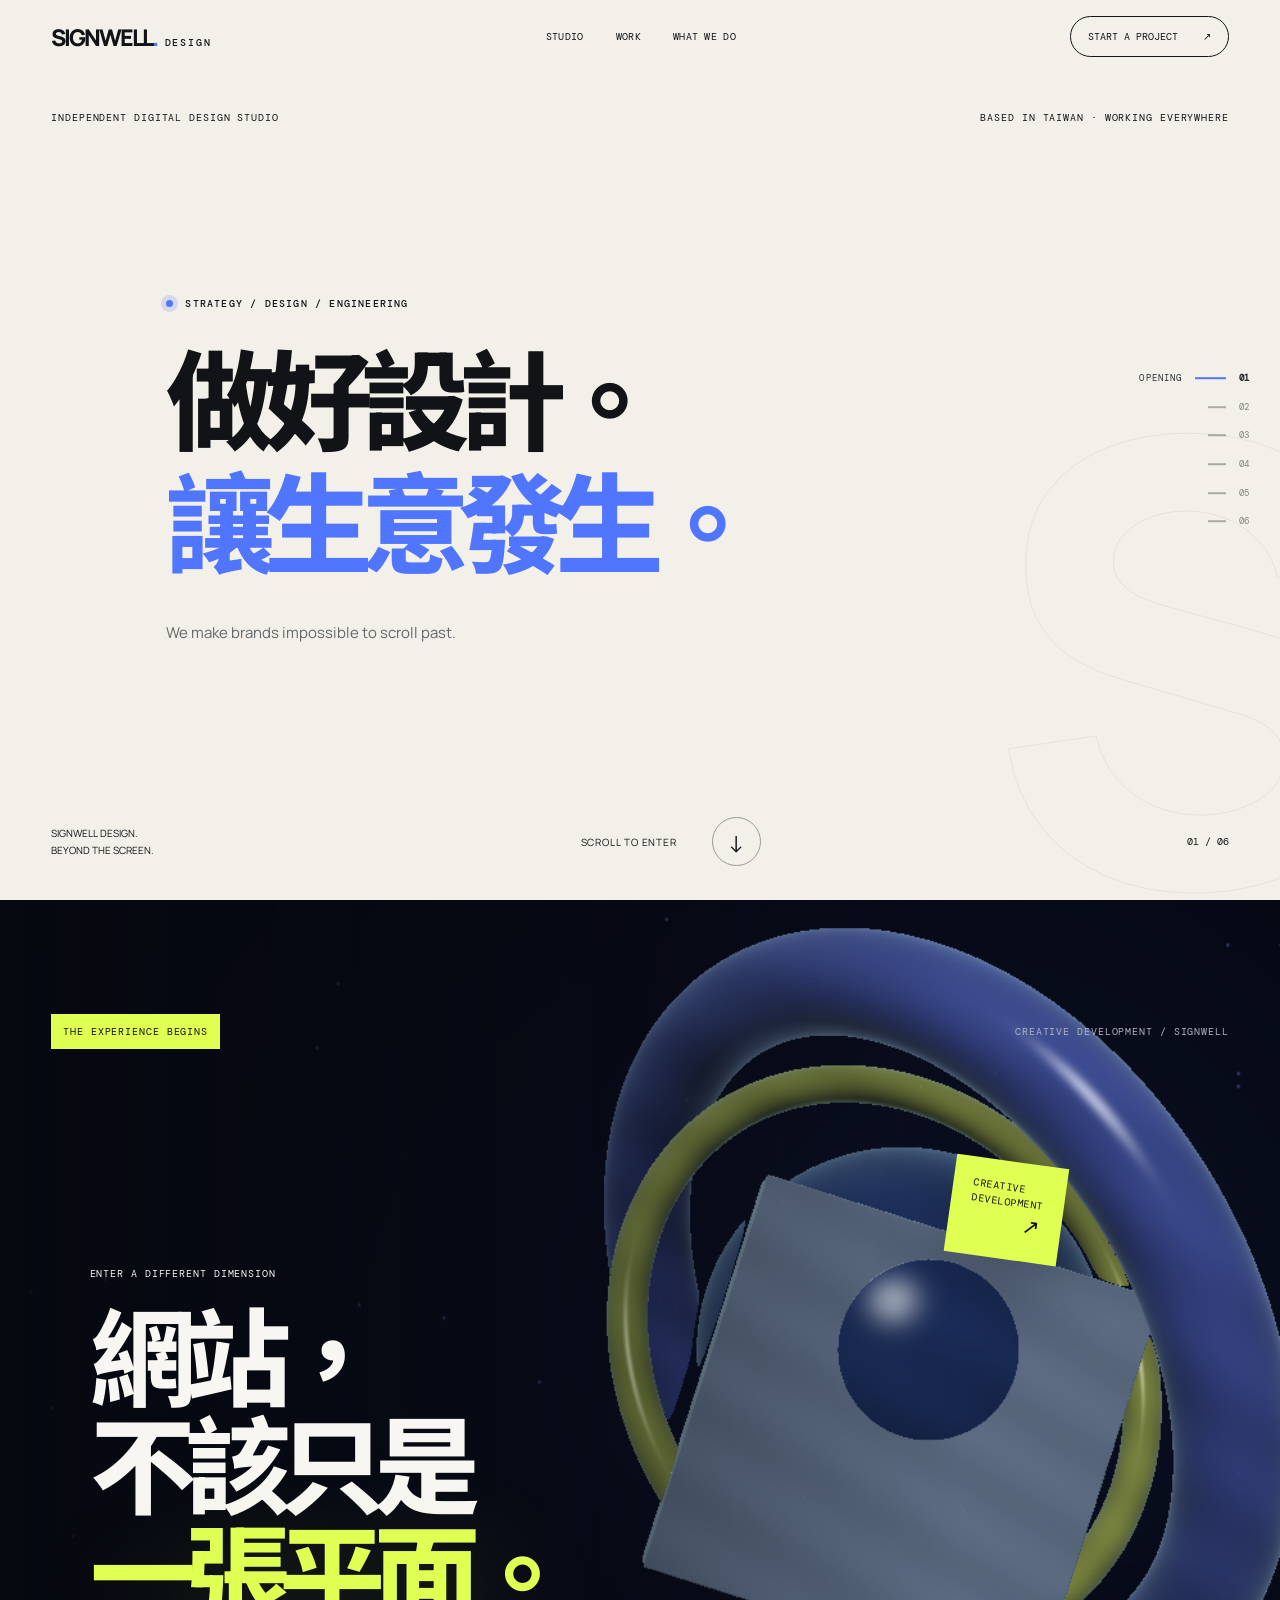
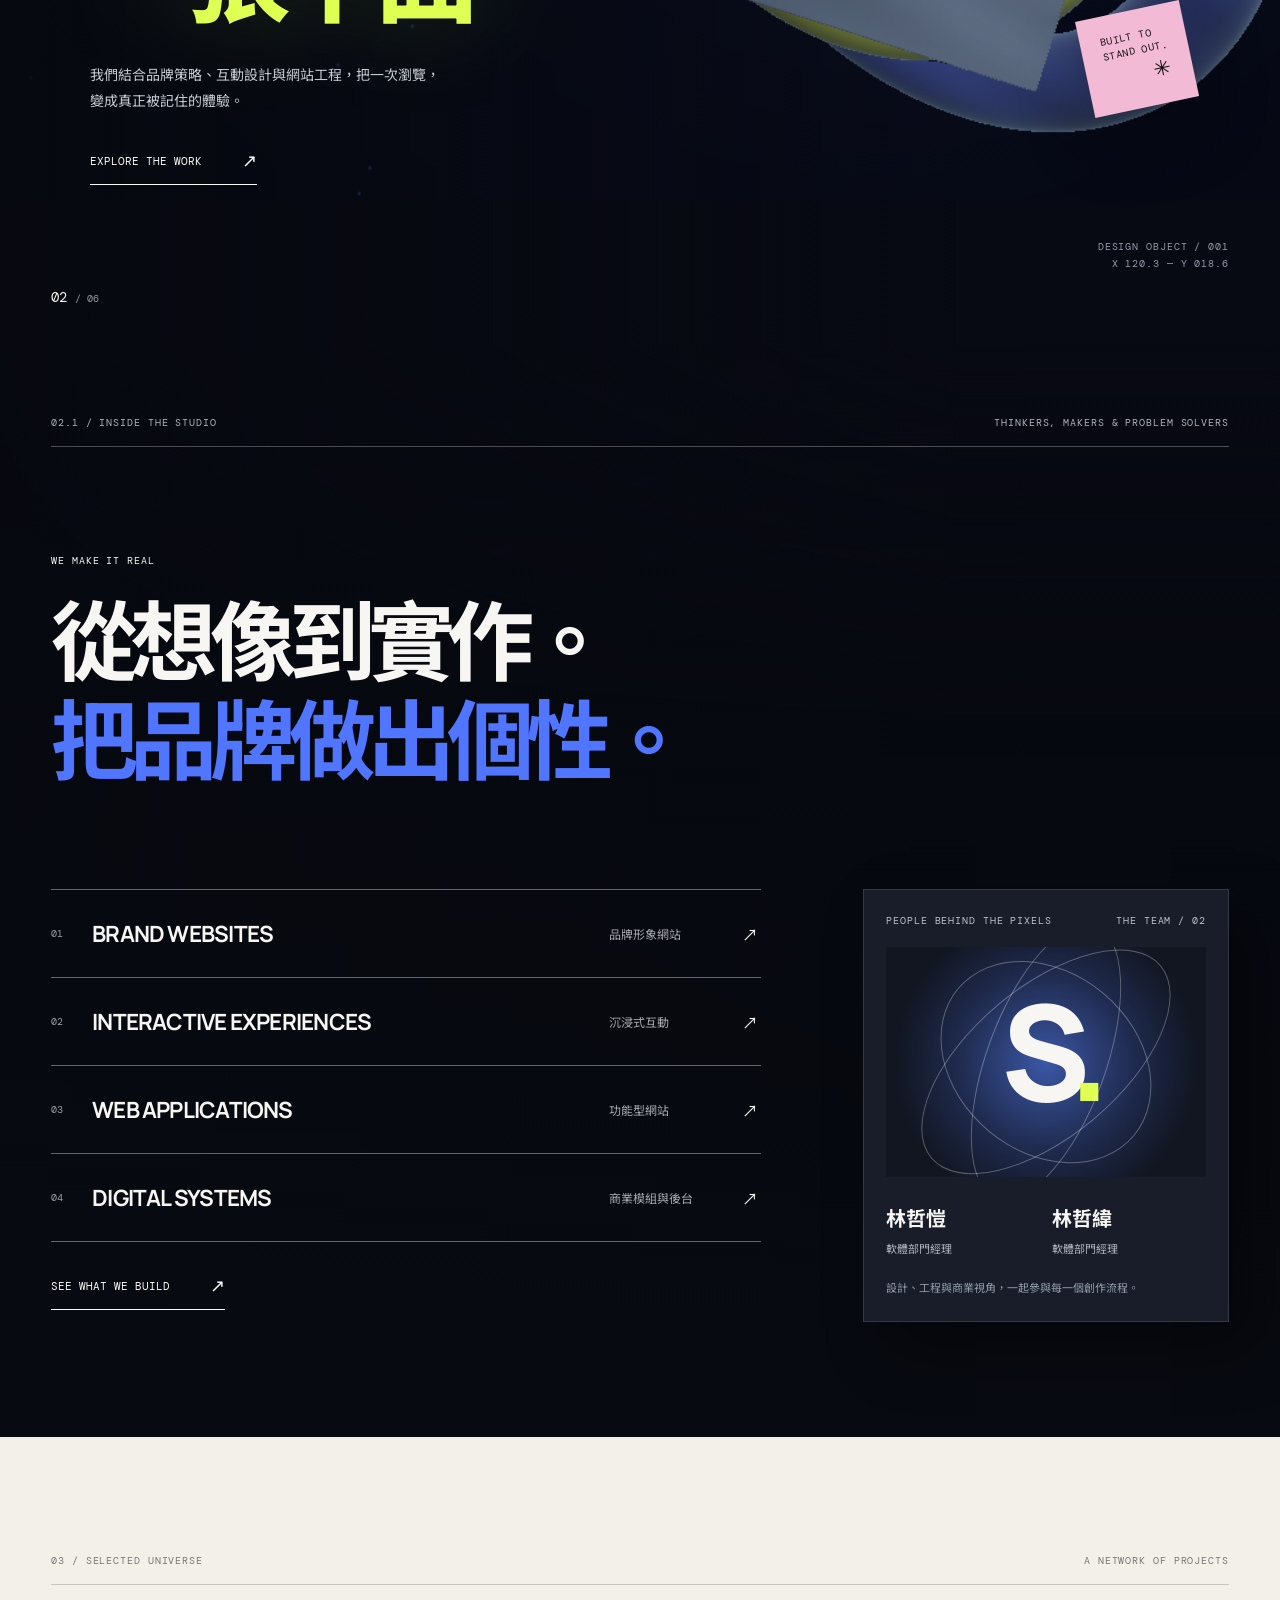
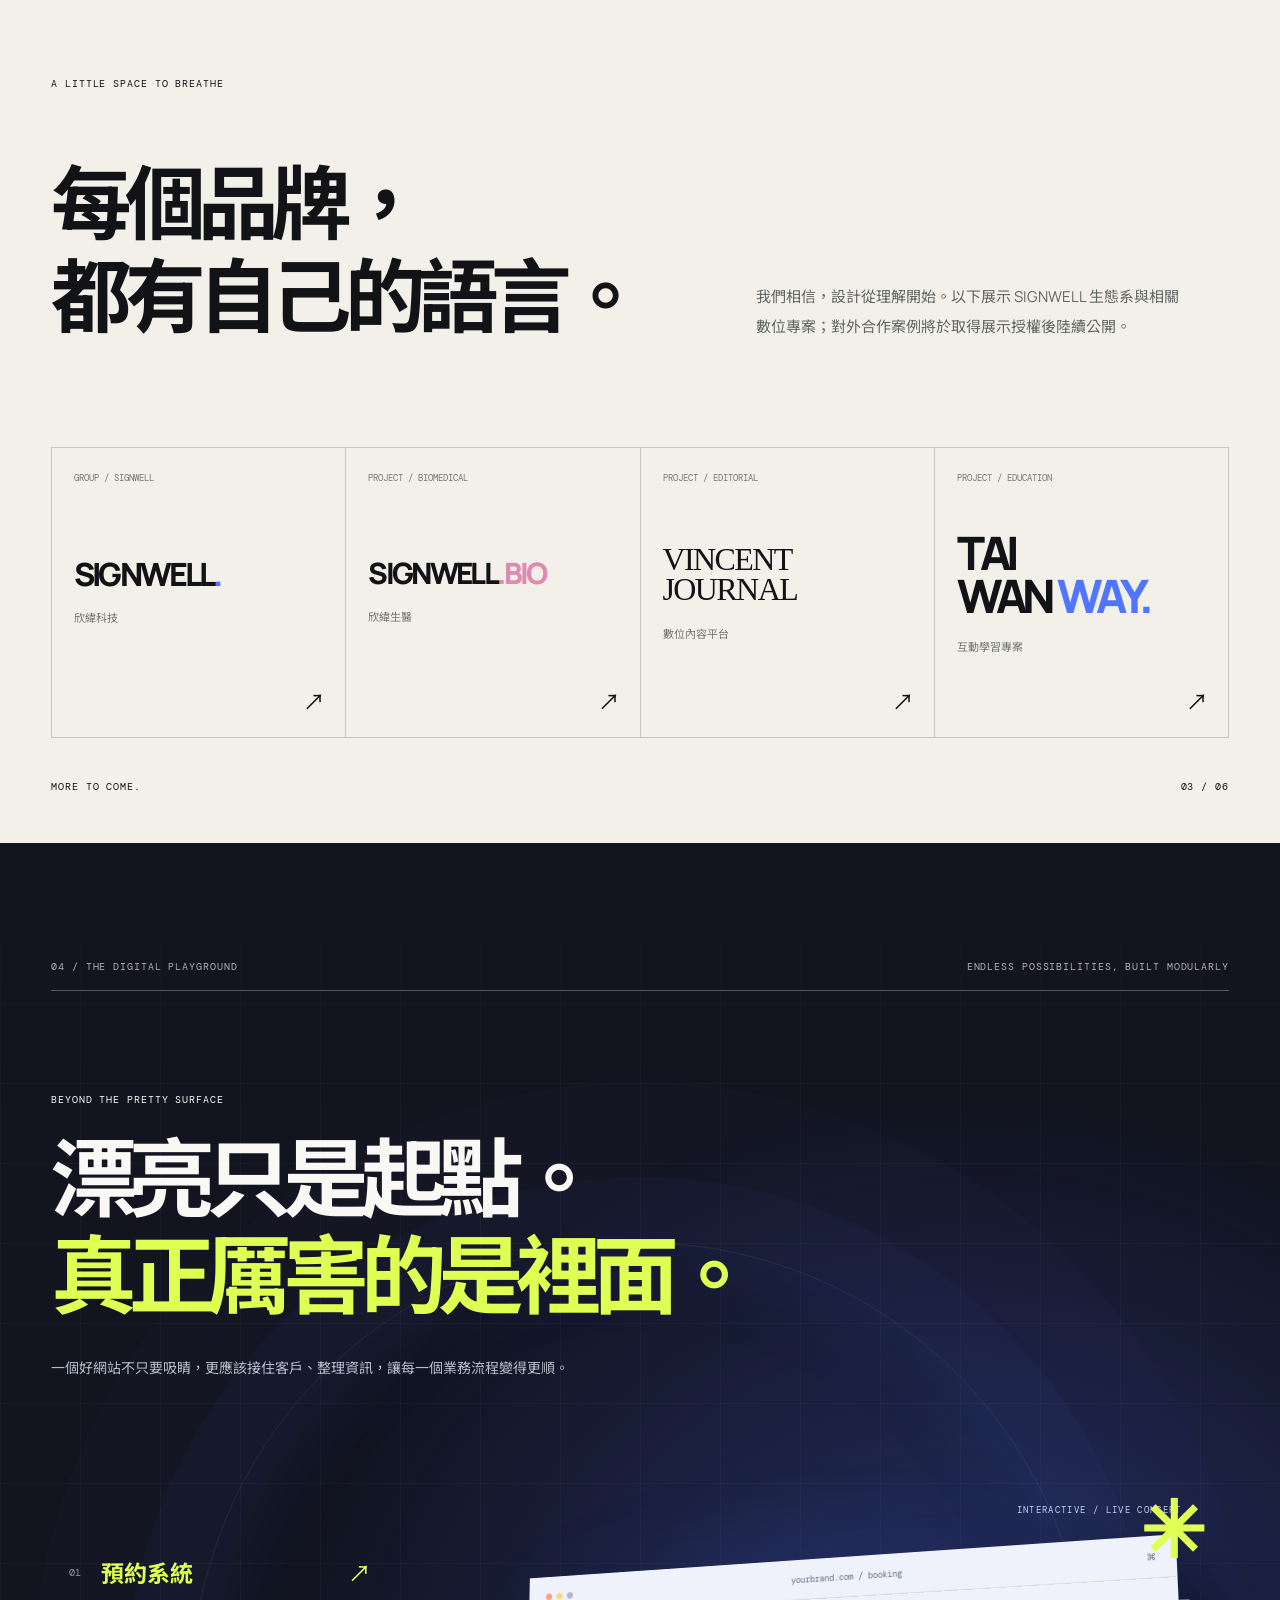
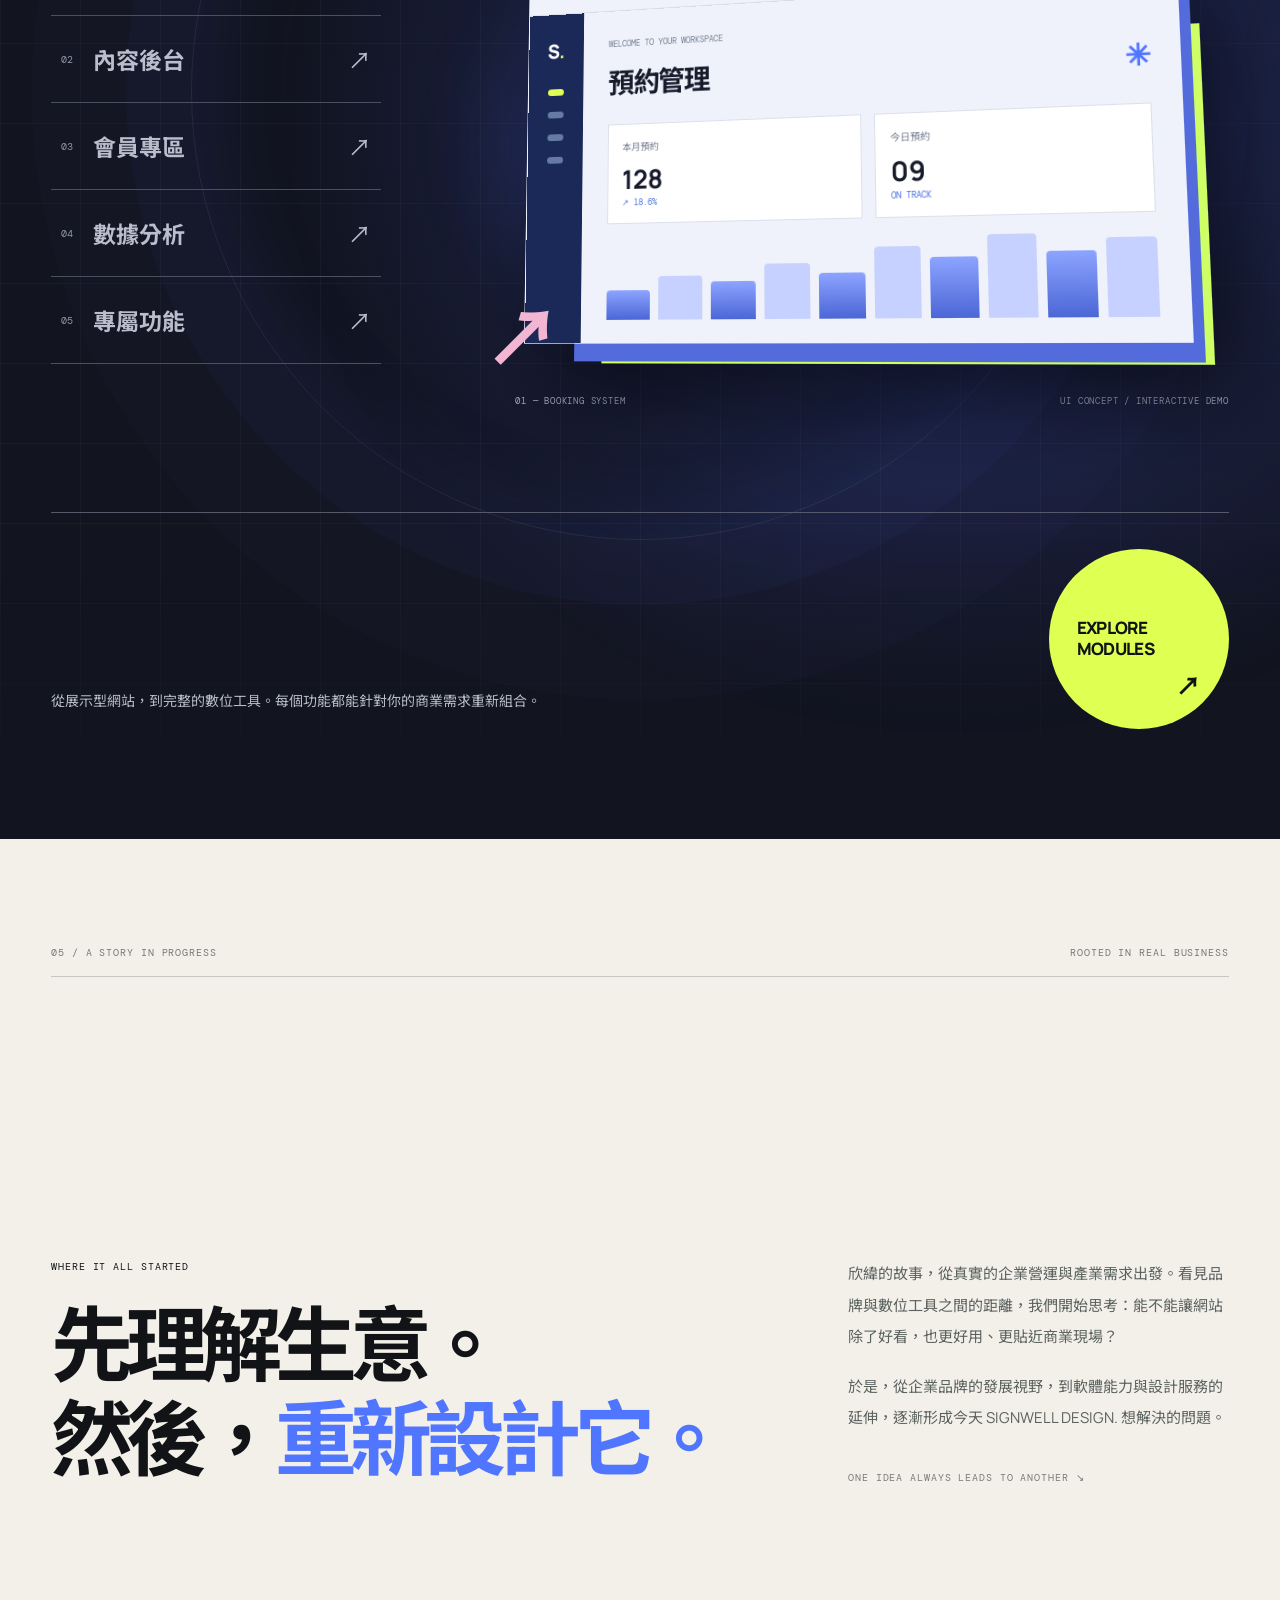
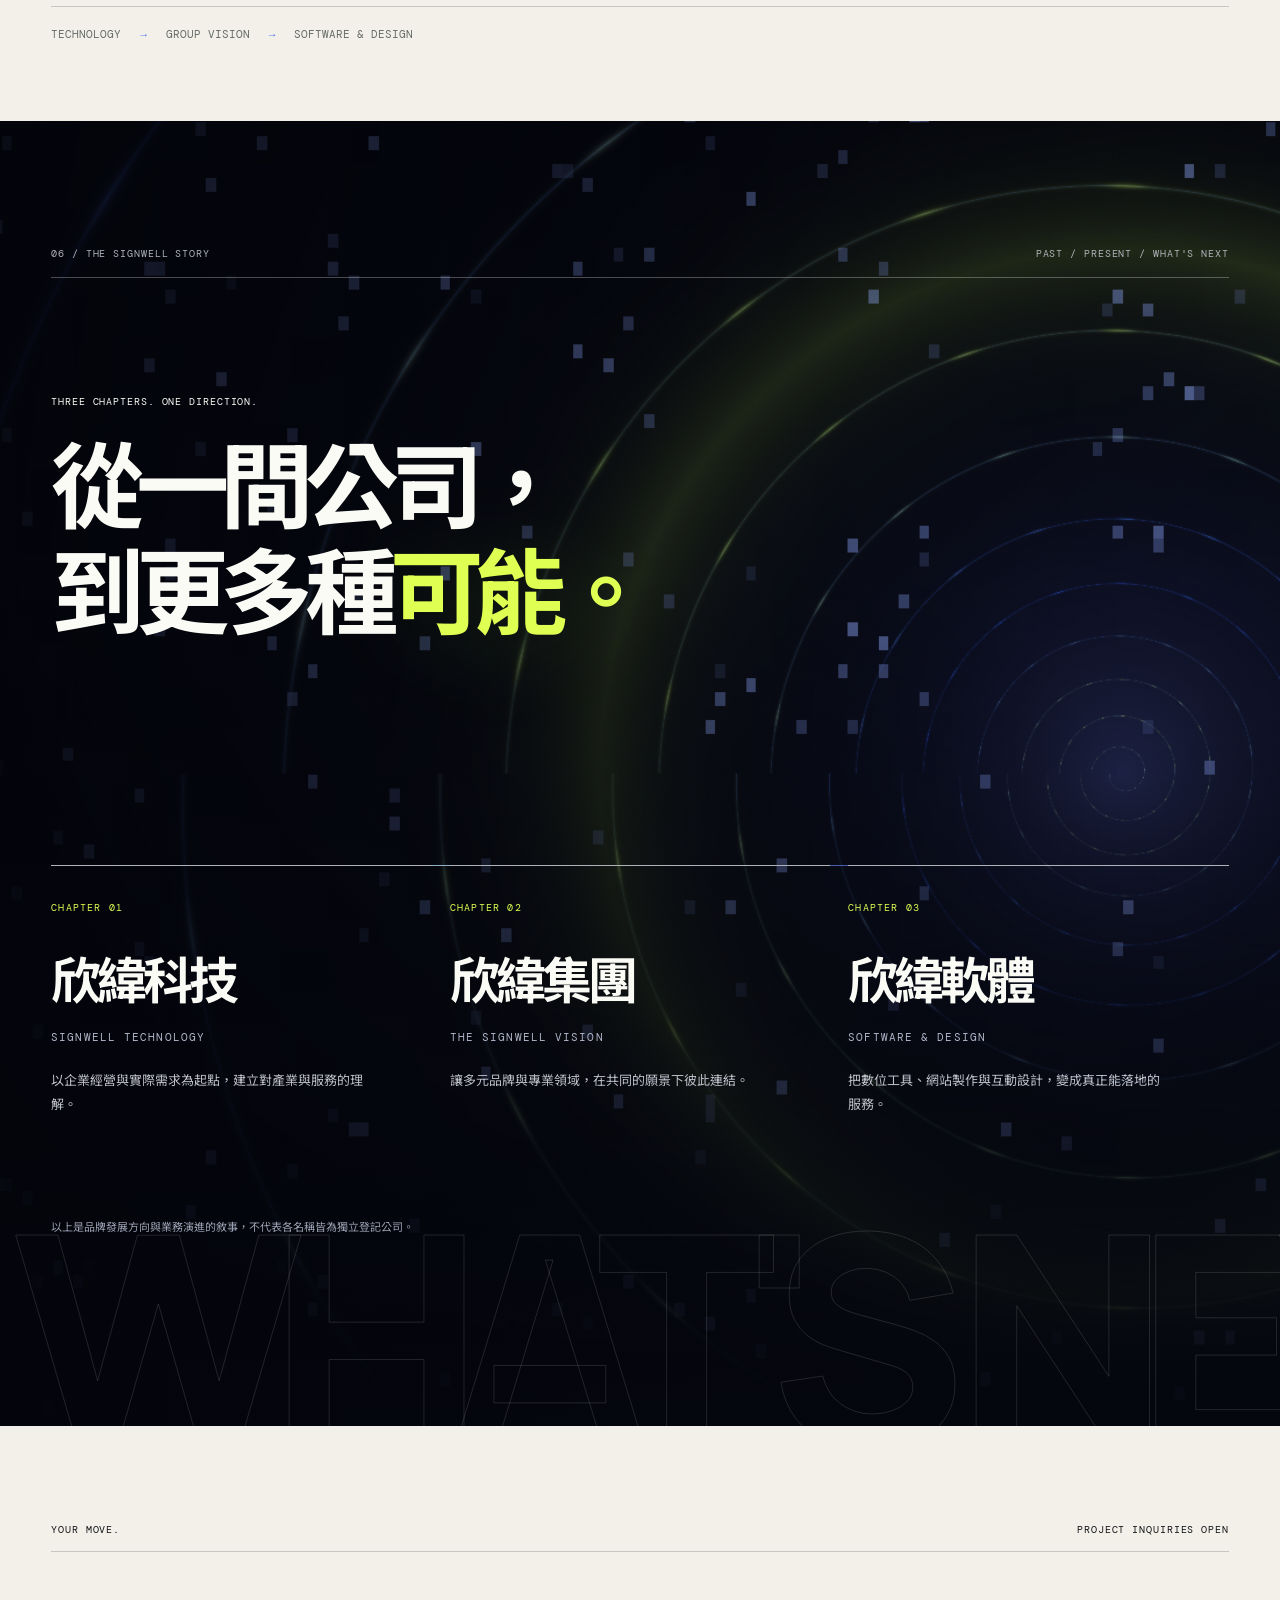
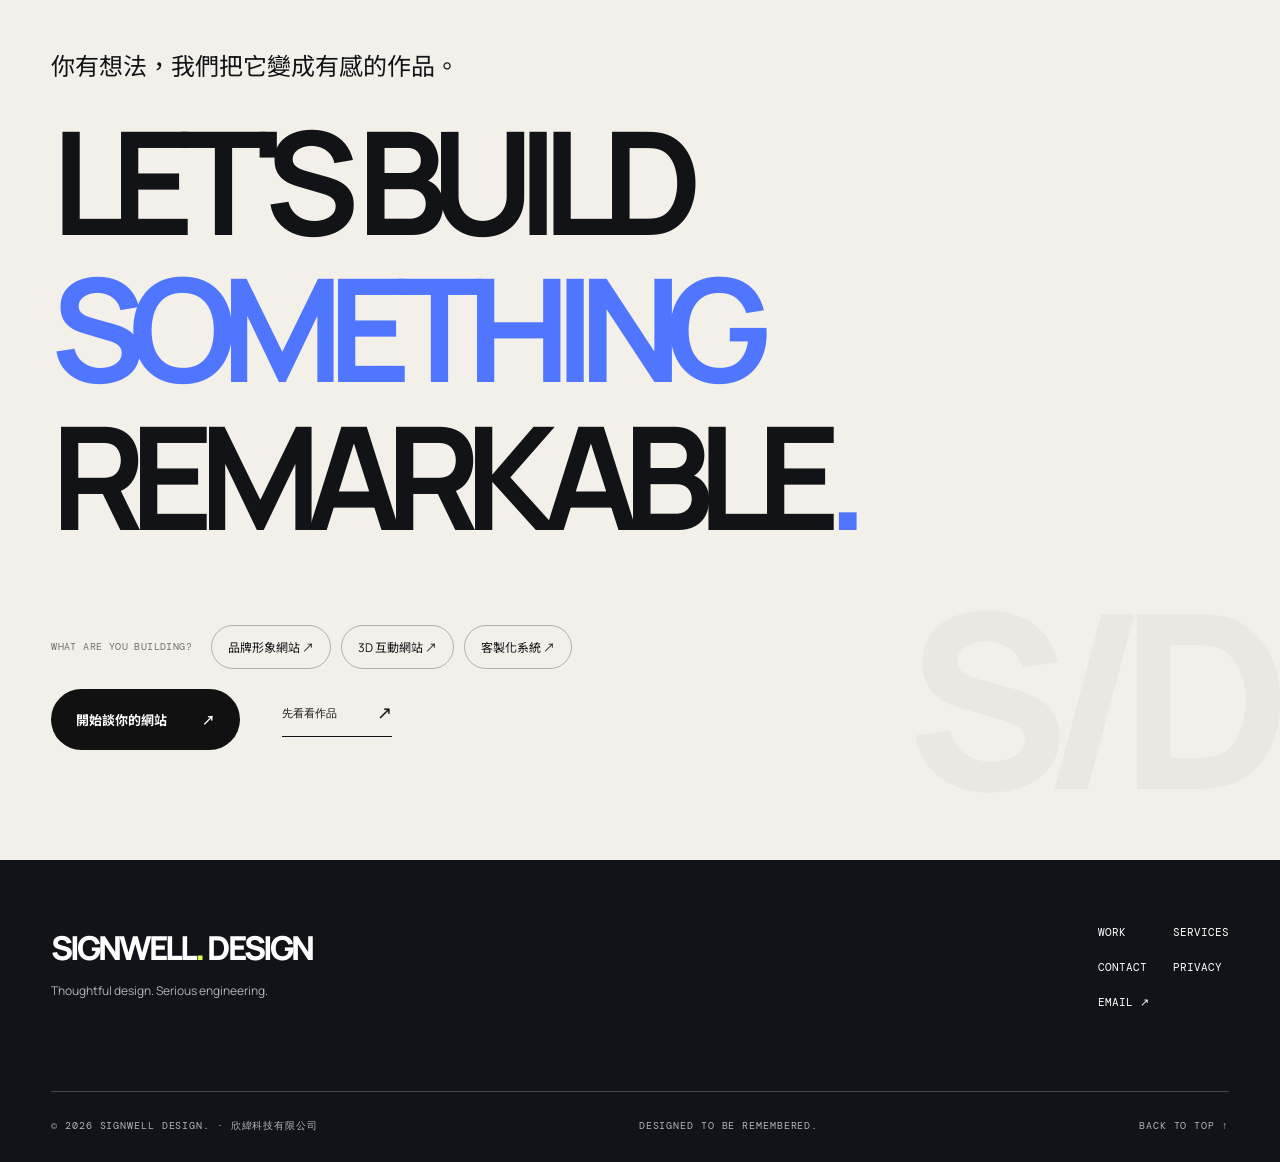
<file: index.html>
<!doctype html>
<html lang="zh-Hant"><head><meta charset="utf-8"><meta name="viewport" content="width=device-width,initial-scale=1,viewport-fit=cover"><meta name="theme-color" content="#f2f0e9"><title>SIGNWELL DESIGN.｜不只做網站，我們設計第一印象</title><meta name="description" content="SIGNWELL DESIGN. 欣緯網站設計工作室，專注品牌網站、3D 互動體驗、網站系統、CMS 和客製化數位服務。讓你的品牌更值得被記住。"><meta property="og:type" content="website"><meta property="og:title" content="SIGNWELL DESIGN. — Websites with a point of view"><meta property="og:description" content="極簡思考，突破想像。SIGNWELL DESIGN. 客製化網站設計與製作。"><link rel="icon" type="image/svg+xml" href="assets/favicon.svg"><link rel="preconnect" href="https://fonts.googleapis.com"><link rel="preconnect" href="https://fonts.gstatic.com" crossorigin><link href="https://fonts.googleapis.com/css2?family=DM+Mono:wght@400;500&family=Manrope:wght@400;500;600;700;800&family=Noto+Sans+TC:wght@400;500;600;700;900&display=swap" rel="stylesheet"><link rel="stylesheet" href="assets/css/style.css"><link rel="stylesheet" href="assets/css/experience.css?v=20261014"><script defer src="assets/js/app.js"></script><script defer src="assets/js/experience.js?v=20261014"></script><script defer src="assets/js/visuals.js"></script><script type="application/ld+json">{"@context":"https://schema.org","@type":"ProfessionalService","name":"SIGNWELL DESIGN.","alternateName":"欣緯網站設計工作室","url":"https://easylearnfromtw.github.io/SWSOFT/","email":"luca.sinwell@gmail.com","areaServed":{"@type":"Country","name":"Taiwan"},"parentOrganization":{"@type":"Organization","name":"欣緯科技有限公司"},"serviceType":["品牌網站設計","3D 互動網站設計","網站開發","客製化數位系統"]}</script></head>
<body data-page="home"><a class="skip" href="#main">跳到主要內容</a><div class="view-meter"><span id="meter"></span></div>
<header class="site-header" id="site-header"><a class="brand" href="index.html" aria-label="SIGNWELL DESIGN 首頁">SIGNWELL<span class="brand-dot">.</span><small>DESIGN</small></a><nav class="header-nav" aria-label="主要導覽"><a href="#studio">STUDIO</a><a href="works.html">WORK</a><a href="services.html">WHAT WE DO</a></nav><a class="header-cta" href="contact.html">START A PROJECT <span aria-hidden="true">↗</span></a><button class="menu-toggle" aria-label="開啟選單" aria-expanded="false" aria-controls="mobile-nav"><span></span><span></span></button></header>
<nav class="mobile-nav" id="mobile-nav" aria-label="手機導覽" hidden><a href="#studio">STUDIO</a><a href="works.html">WORK</a><a href="services.html">WHAT WE DO</a><a href="#history">OUR STORY</a><a href="contact.html">START A PROJECT ↗</a></nav>
<main id="main">
<!-- 01: Minimal / white -->
<section class="intro paper" id="intro" data-theme="light"><div class="intro-top meta"><span>INDEPENDENT DIGITAL DESIGN STUDIO</span><span>BASED IN TAIWAN · WORKING EVERYWHERE</span></div><div class="intro-center"><div class="intro-brow"><span class="pulse"></span> STRATEGY / DESIGN / ENGINEERING</div><h1>做好設計。<br><em>讓生意發生。</em></h1><p>We make brands impossible to scroll past.</p></div><div class="intro-bottom"><span class="issue">SIGNWELL DESIGN.<br>BEYOND THE SCREEN.</span><a href="#universe" class="scroll-invite">SCROLL TO ENTER <span class="down-arrow">↓</span></a><span class="intro-no">01 / 06</span></div><span class="intro-outline" aria-hidden="true">S.</span></section>
<!-- 02: 3D / black cobalt studio services team -->
<div class="dark-world" id="universe" data-theme="dark"><canvas class="webgl-scene" id="visual-canvas" aria-hidden="true"></canvas>
<section class="blast scene-boundary" data-scene="orbit"><div class="blast-label meta"><span class="lime-pill">THE EXPERIENCE BEGINS</span><span>CREATIVE DEVELOPMENT / SIGNWELL</span></div><div class="blast-copy"><p class="eyebrow">ENTER A DIFFERENT DIMENSION</p><h2>網站，<br>不該只是<br><i>一張平面。</i></h2><p>我們結合品牌策略、互動設計與網站工程，把一次瀏覽，變成真正被記住的體驗。</p><a class="text-link light-link" href="works.html">EXPLORE THE WORK <b>↗</b></a></div><div class="floating-tag t-one">CREATIVE<br>DEVELOPMENT <span>↗</span></div><div class="floating-tag t-two">BUILT TO<br>STAND OUT. <span>✳</span></div><div class="scene-coordinate meta">DESIGN OBJECT / 001<br>X 120.3 — Y 018.6</div><span class="scene-index">02 <small>/ 06</small></span></section>
<section class="studio scene-boundary" id="studio" data-scene="orbit"><div class="section-topline meta"><span>02.1 / INSIDE THE STUDIO</span><span>THINKERS, MAKERS & PROBLEM SOLVERS</span></div><div class="studio-head"><p class="eyebrow">WE MAKE IT REAL</p><h2>從想像到實作。<br><em>把品牌做出個性。</em></h2></div><div class="studio-layout"><div class="service-stack" aria-label="我們的服務"><div class="service-row"><span>01</span><strong>BRAND WEBSITES</strong><i>品牌形象網站</i><b>↗</b></div><div class="service-row"><span>02</span><strong>INTERACTIVE EXPERIENCES</strong><i>沉浸式互動</i><b>↗</b></div><div class="service-row"><span>03</span><strong>WEB APPLICATIONS</strong><i>功能型網站</i><b>↗</b></div><div class="service-row"><span>04</span><strong>DIGITAL SYSTEMS</strong><i>商業模組與後台</i><b>↗</b></div><a class="text-link light-link" href="services.html">SEE WHAT WE BUILD <b>↗</b></a></div><div class="people-panel"><div class="people-heading meta"><span>PEOPLE BEHIND THE PIXELS</span><span>THE TEAM / 02</span></div><div class="people-art"><span class="person-mark">S<span>.</span></span><div class="people-orbits" aria-hidden="true"><i></i><i></i><i></i></div></div><div class="team-members"><div><strong>林哲愷</strong><span>軟體部門經理</span></div><div><strong>林哲緯</strong><span>軟體部門經理</span></div></div><p class="tiny-muted">設計、工程與商業視角，一起參與每一個創作流程。</p></div></div></section>
</div>
<!-- 03: Minimal / calm brands -->
<section class="partners paper" id="partners" data-theme="light"><div class="section-topline meta dark-meta"><span>03 / SELECTED UNIVERSE</span><span>A NETWORK OF PROJECTS</span></div><div class="partners-head"><p class="eyebrow">A LITTLE SPACE TO BREATHE</p><h2>每個品牌，<br>都有自己的語言。</h2><p>我們相信，設計從理解開始。以下展示 SIGNWELL 生態系與相關數位專案；對外合作案例將於取得展示授權後陸續公開。</p></div><div class="logo-wall"><a class="logo-cell" href="https://github.com/easylearnfromtw/signwelltec" target="_blank" rel="noopener noreferrer"><span class="project-type">GROUP / SIGNWELL</span><strong>SIGNWELL<span class="accent-blue">.</span></strong><small>欣緯科技</small><span class="cell-arrow">↗</span></a><a class="logo-cell" href="https://github.com/easylearnfromtw/signwellbio" target="_blank" rel="noopener noreferrer"><span class="project-type">PROJECT / BIOMEDICAL</span><strong class="bio-type">SIGNWELL<span class="accent-pink">.BIO</span></strong><small>欣緯生醫</small><span class="cell-arrow">↗</span></a><a class="logo-cell" href="https://github.com/Hank-lcw/vincent-journal" target="_blank" rel="noopener noreferrer"><span class="project-type">PROJECT / EDITORIAL</span><strong class="journal-type">VINCENT<br>JOURNAL</strong><small>數位內容平台</small><span class="cell-arrow">↗</span></a><a class="logo-cell" href="https://github.com/easylearnfromtw/Taiwanway" target="_blank" rel="noopener noreferrer"><span class="project-type">PROJECT / EDUCATION</span><strong class="taiwan-type">TAI<br>WAN<span class="accent-blue"> WAY.</span></strong><small>互動學習專案</small><span class="cell-arrow">↗</span></a></div><div class="partners-foot meta dark-meta"><span>MORE TO COME.</span><span>03 / 06</span></div></section>
<!-- 04: high energy modular interaction -->
<section class="module-universe" id="modules" data-theme="dark"><div class="grid-glow" aria-hidden="true"></div><div class="section-topline meta"><span>04 / THE DIGITAL PLAYGROUND</span><span>ENDLESS POSSIBILITIES, BUILT MODULARLY</span></div><div class="module-heading"><p class="eyebrow">BEYOND THE PRETTY SURFACE</p><h2>漂亮只是起點。<br><em>真正厲害的是裡面。</em></h2><p>一個好網站不只要吸睛，更應該接住客戶、整理資訊，讓每一個業務流程變得更順。</p></div><div class="module-workbench"><div class="module-options" role="tablist" aria-label="網站功能模組示範"><button class="module-tab is-active" role="tab" id="tab-booking" aria-controls="module-preview" aria-selected="true" data-module="booking"><span>01</span> 預約系統 <b>↗</b></button><button class="module-tab" role="tab" id="tab-content" aria-controls="module-preview" aria-selected="false" data-module="content"><span>02</span> 內容後台 <b>↗</b></button><button class="module-tab" role="tab" id="tab-members" aria-controls="module-preview" aria-selected="false" data-module="members"><span>03</span> 會員專區 <b>↗</b></button><button class="module-tab" role="tab" id="tab-analytics" aria-controls="module-preview" aria-selected="false" data-module="analytics"><span>04</span> 數據分析 <b>↗</b></button><button class="module-tab" role="tab" id="tab-custom" aria-controls="module-preview" aria-selected="false" data-module="custom"><span>05</span> 專屬功能 <b>↗</b></button></div><div class="module-display"><div class="mock-aura" aria-hidden="true"></div><div class="float-symbol float-symbol-a">✳</div><div class="float-symbol float-symbol-b">↗</div><div class="mock-shell" id="module-preview" role="tabpanel" aria-labelledby="tab-booking"><div class="mock-bar"><span class="mock-dots"><i></i><i></i><i></i></span><span id="mock-url">yourbrand.com / booking</span><span>⌘</span></div><div class="mock-body" id="mock-content"><div class="mock-sidebar"><div class="mock-logo">S<span>.</span></div><i></i><i></i><i></i><i></i></div><div class="mock-main"><p class="mock-sub">WELCOME TO YOUR WORKSPACE</p><h3>預約管理 <span class="mock-spark">✳</span></h3><div class="mock-kpis"><div><small>本月預約</small><b>128</b><span>↗ 18.6%</span></div><div><small>今日預約</small><b>09</b><span>ON TRACK</span></div></div><div class="mock-bars"><i style="height:38%"></i><i style="height:55%"></i><i style="height:47%"></i><i style="height:69%"></i><i style="height:56%"></i><i style="height:88%"></i><i style="height:74%"></i><i style="height:100%"></i><i style="height:79%"></i><i style="height:94%"></i></div></div></div></div><div class="mock-caption meta"><span id="module-caption">01 — BOOKING SYSTEM</span><span>UI CONCEPT / INTERACTIVE DEMO</span></div></div></div><div class="module-bottom"><p>從展示型網站，到完整的數位工具。每個功能都能針對你的商業需求重新組合。</p><a class="round-cta" href="services.html">EXPLORE<br>MODULES <span>↗</span></a></div></section>
<!-- 05: Quiet history -->
<section class="history paper" id="history" data-theme="light"><div class="section-topline meta dark-meta"><span>05 / A STORY IN PROGRESS</span><span>ROOTED IN REAL BUSINESS</span></div><div class="history-main"><div><p class="eyebrow">WHERE IT ALL STARTED</p><h2>先理解生意。<br>然後，<em>重新設計它。</em></h2></div><div class="history-narrative"><p>欣緯的故事，從真實的企業營運與產業需求出發。看見品牌與數位工具之間的距離，我們開始思考：能不能讓網站除了好看，也更好用、更貼近商業現場？</p><p>於是，從企業品牌的發展視野，到軟體能力與設計服務的延伸，逐漸形成今天 SIGNWELL DESIGN. 想解決的問題。</p><span class="meta">ONE IDEA ALWAYS LEADS TO ANOTHER ↘</span></div></div><div class="history-minimal-steps"><span>TECHNOLOGY</span><i>→</i><span>GROUP VISION</span><i>→</i><span>SOFTWARE & DESIGN</span></div></section>
<!-- 06: 3D history climax -->
<section class="heritage" id="heritage" data-theme="dark"><canvas id="history-canvas" class="history-canvas" aria-hidden="true"></canvas><div class="heritage-overlay"></div><div class="section-topline meta"><span>06 / THE SIGNWELL STORY</span><span>PAST / PRESENT / WHAT'S NEXT</span></div><div class="heritage-title"><p class="eyebrow">THREE CHAPTERS. ONE DIRECTION.</p><h2>從一間公司，<br>到更多種<i>可能。</i></h2></div><div class="heritage-path"><div class="heritage-chapter"><span class="chapter-count">CHAPTER 01</span><strong>欣緯科技</strong><b>SIGNWELL TECHNOLOGY</b><p>以企業經營與實際需求為起點，建立對產業與服務的理解。</p></div><div class="heritage-chapter"><span class="chapter-count">CHAPTER 02</span><strong>欣緯集團</strong><b>THE SIGNWELL VISION</b><p>讓多元品牌與專業領域，在共同的願景下彼此連結。</p></div><div class="heritage-chapter"><span class="chapter-count">CHAPTER 03</span><strong>欣緯軟體</strong><b>SOFTWARE & DESIGN</b><p>把數位工具、網站製作與互動設計，變成真正能落地的服務。</p></div></div><p class="heritage-note">以上是品牌發展方向與業務演進的敘事，不代表各名稱皆為獨立登記公司。</p><div class="heritage-giant" aria-hidden="true">WHAT'S NEXT?</div></section>
<!-- conversion -->
<section class="closing paper" id="contact" data-theme="light"><div class="closing-label meta"><span>YOUR MOVE.</span><span>PROJECT INQUIRIES OPEN</span></div><p>你有想法，我們把它變成有感的作品。</p><h2>LET'S BUILD<br><em>SOMETHING</em><br>REMARKABLE<span>.</span></h2><div class="closing-actions"><a class="primary-button" href="contact.html">開始談你的網站 <span>↗</span></a><a class="text-link" href="works.html">先看看作品 <b>↗</b></a></div></section>
</main><footer class="footer"><div><a class="footer-brand" href="index.html">SIGNWELL<span>.</span> DESIGN</a><p>Thoughtful design. Serious engineering.</p></div><div class="footer-links"><a href="works.html">WORK</a><a href="services.html">SERVICES</a><a href="contact.html">CONTACT</a><a href="privacy.html">PRIVACY</a><a href="mailto:luca.sinwell@gmail.com">EMAIL ↗</a></div><div class="footer-line meta"><span>© <span data-year>2026</span> SIGNWELL DESIGN. · 欣緯科技有限公司</span><span>DESIGNED TO BE REMEMBERED.</span><a href="#intro">BACK TO TOP ↑</a></div></footer></body></html>
</file>
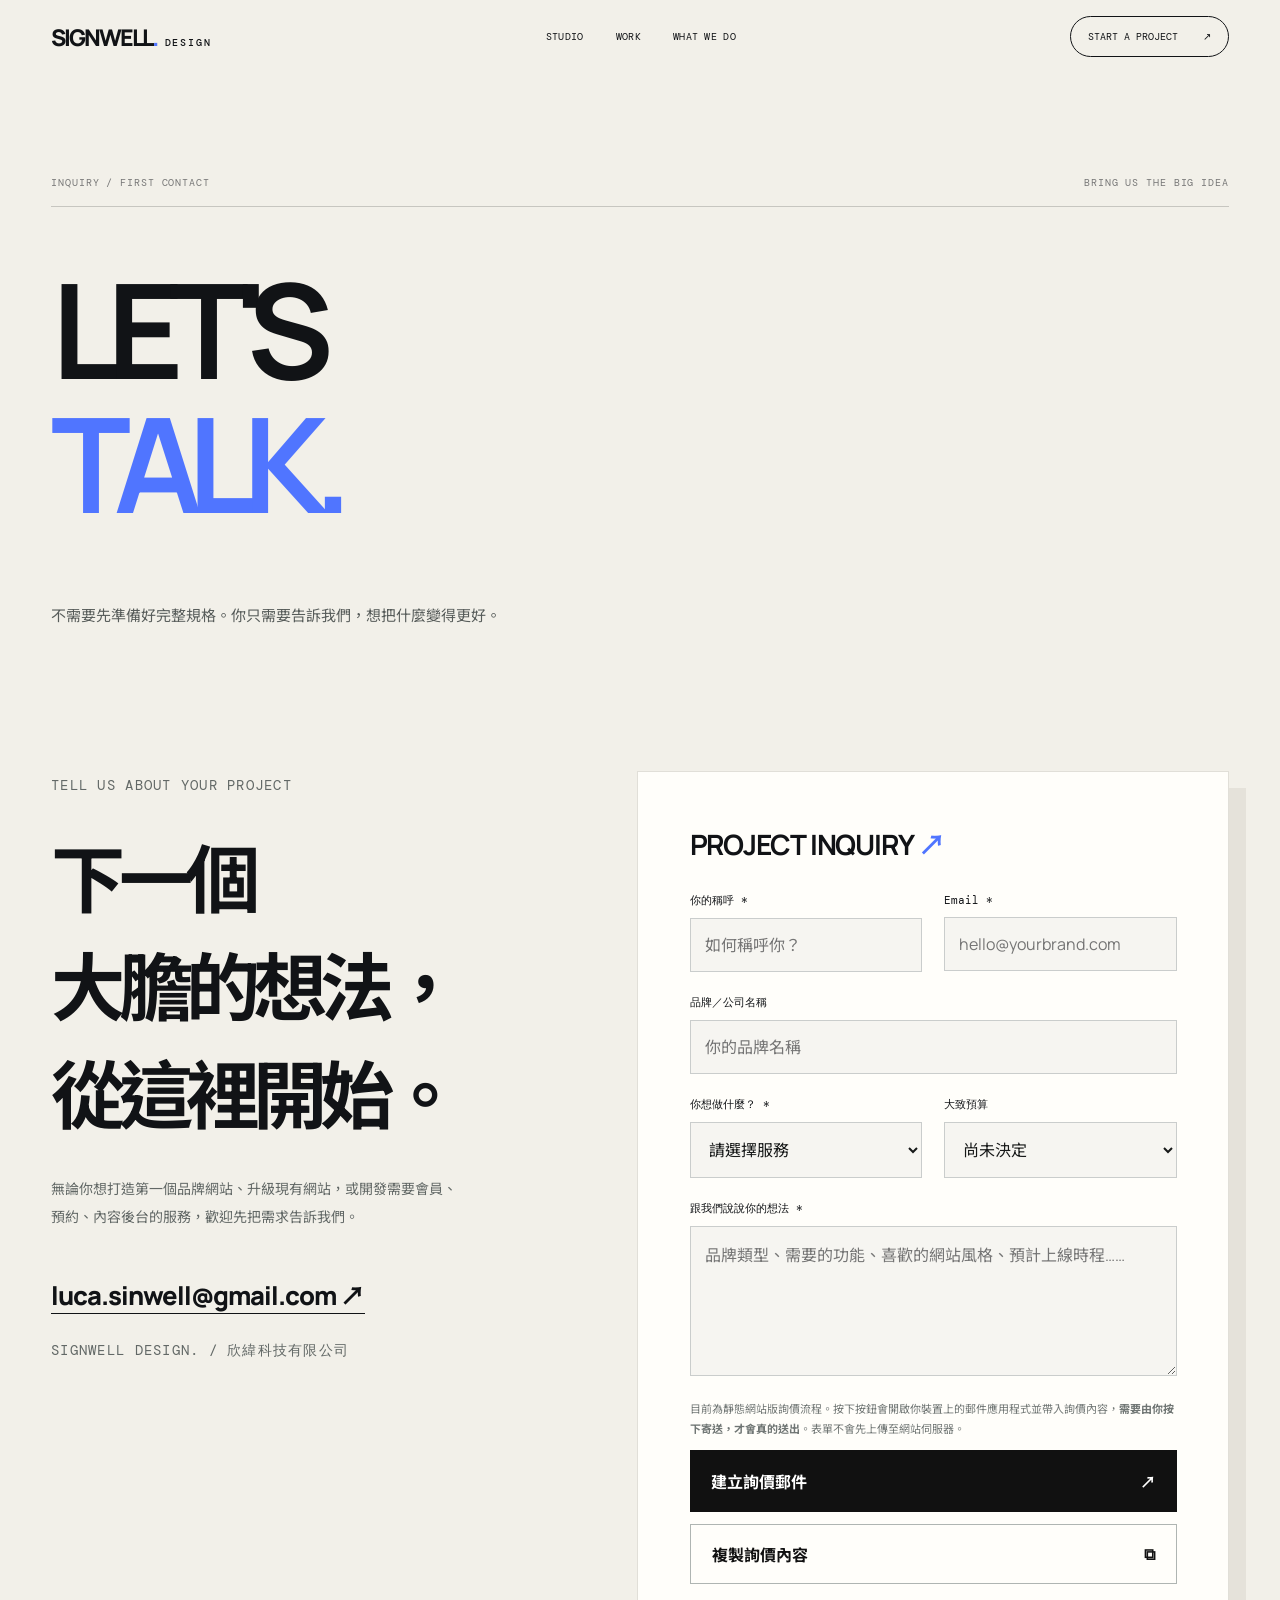
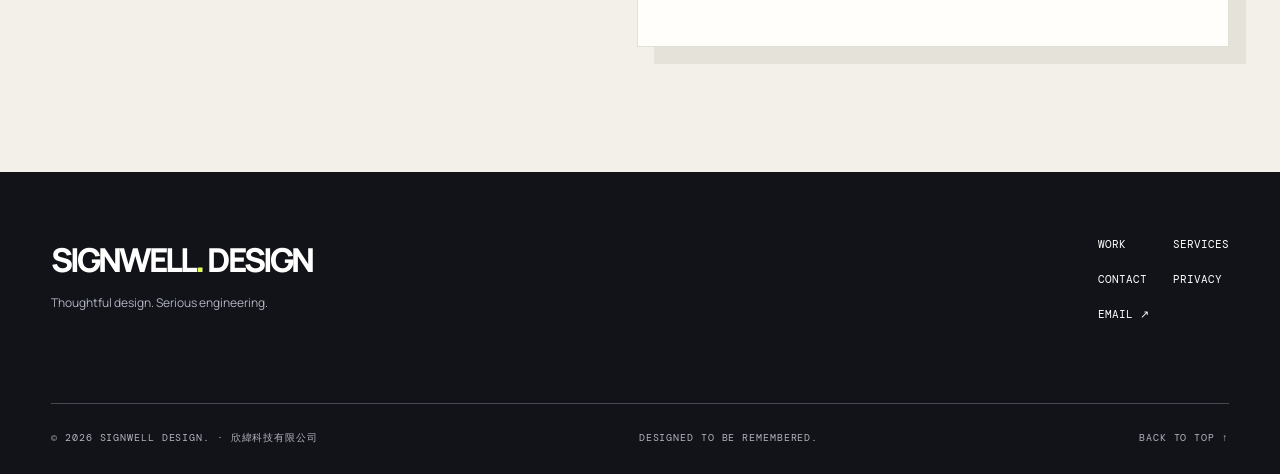
<file: contact.html>
<!doctype html><html lang="zh-Hant"><head><meta charset="utf-8"><meta name="viewport" content="width=device-width, initial-scale=1, viewport-fit=cover"><meta name="theme-color" content="#f2f0e9"><meta name="description" content="想委託 SIGNWELL DESIGN. 設計網站、品牌頁面或數位系統？告訴我們你的需求，開始討論合作。"><title>Start a Project — SIGNWELL DESIGN.</title><link rel="icon" href="assets/favicon.svg" type="image/svg+xml"><link rel="preconnect" href="https://fonts.googleapis.com"><link rel="preconnect" href="https://fonts.gstatic.com" crossorigin><link href="https://fonts.googleapis.com/css2?family=DM+Mono:wght@400;500&family=Manrope:wght@400;500;600;700;800&family=Noto+Sans+TC:wght@400;500;600;700;900&display=swap" rel="stylesheet"><link rel="stylesheet" href="assets/css/style.css"><link rel="stylesheet" href="assets/css/experience.css?v=20261014"><script defer src="assets/js/app.js"></script><script defer src="assets/js/experience.js?v=20261014"></script></head><body class="subpage" data-page="contact"><a class="skip" href="#main">跳到主要內容</a><div class="view-meter"><span id="meter"></span></div><header class="site-header" id="site-header"><a class="brand" href="index.html">SIGNWELL<span class="brand-dot">.</span><small>DESIGN</small></a><nav class="header-nav" aria-label="主要導覽"><a href="index.html#studio">STUDIO</a><a href="works.html">WORK</a><a href="services.html">WHAT WE DO</a></nav><a class="header-cta" href="contact.html" aria-current="page">START A PROJECT <span>↗</span></a><button class="menu-toggle" aria-label="開啟選單" aria-expanded="false" aria-controls="mobile-nav"><span></span><span></span></button></header><nav class="mobile-nav" id="mobile-nav" hidden><a href="index.html#studio">STUDIO</a><a href="works.html">WORK</a><a href="services.html">WHAT WE DO</a><a href="index.html#history">OUR STORY</a><a href="contact.html">START A PROJECT ↗</a></nav><main id="main"><section class="sub-hero" data-theme="light" style="min-height:59svh"><div class="section-topline meta"><span>INQUIRY / FIRST CONTACT</span><span>BRING US THE BIG IDEA</span></div><h1>LET'S<br><em>TALK.</em></h1><p class="subtitle">不需要先準備好完整規格。你只需要告訴我們，想把什麼變得更好。</p></section><section class="contact-layout"><div class="contact-info"><p class="eyebrow">TELL US ABOUT YOUR PROJECT</p><h2>下一個<br>大膽的想法，<br>從這裡開始。</h2><p>無論你想打造第一個品牌網站、升級現有網站，或開發需要會員、預約、內容後台的服務，歡迎先把需求告訴我們。</p><a class="email-big" href="mailto:luca.sinwell@gmail.com">luca.sinwell@gmail.com ↗</a><p class="meta" style="margin-top:22px">SIGNWELL DESIGN. / 欣緯科技有限公司</p></div><form class="contact-form" id="inquiry-form"><h3>PROJECT INQUIRY <span style="color:#5075ff">↗</span></h3><div class="field-row"><div class="field"><label for="name">你的稱呼 *</label><input id="name" name="name" autocomplete="name" placeholder="如何稱呼你？" maxlength="80" required></div><div class="field"><label for="email">Email *</label><input id="email" name="email" type="email" autocomplete="email" placeholder="hello@yourbrand.com" maxlength="150" required></div></div><div class="field"><label for="brand">品牌／公司名稱</label><input id="brand" name="brand" autocomplete="organization" placeholder="你的品牌名稱" maxlength="120"></div><div class="field-row"><div class="field"><label for="category">你想做什麼？ *</label><select id="category" name="category" required><option value="" disabled selected>請選擇服務</option><option>品牌／企業形象網站</option><option>互動式／3D 網站</option><option>CMS / 文章內容後台</option><option>會員、預約或商業模組</option><option>既有網站改版與優化</option><option>還不確定，想先討論</option></select></div><div class="field"><label for="budget">大致預算</label><select id="budget" name="budget"><option value="" selected>尚未決定</option><option>NT$ 30,000 以下</option><option>NT$ 30,000 – 80,000</option><option>NT$ 80,000 – 200,000</option><option>NT$ 200,000 以上</option><option>希望先討論需求</option></select></div></div><div class="field"><label for="message">跟我們說說你的想法 *</label><textarea id="message" name="message" maxlength="6000" placeholder="品牌類型、需要的功能、喜歡的網站風格、預計上線時程……" required></textarea></div><p class="form-note">目前為靜態網站版詢價流程。按下按鈕會開啟你裝置上的郵件應用程式並帶入詢價內容，<strong>需要由你按下寄送，才會真的送出</strong>。表單不會先上傳至網站伺服器。</p><button type="submit" class="form-send">建立詢價郵件 <span>↗</span></button><p class="form-note" id="form-status" role="status" aria-live="polite"></p></form></section></main><footer class="footer"><div><a class="footer-brand" href="index.html">SIGNWELL<span>.</span> DESIGN</a><p>Thoughtful design. Serious engineering.</p></div><div class="footer-links"><a href="works.html">WORK</a><a href="services.html">SERVICES</a><a href="contact.html">CONTACT</a><a href="privacy.html">PRIVACY</a><a href="mailto:luca.sinwell@gmail.com">EMAIL ↗</a></div><div class="footer-line meta"><span>© <span data-year>2026</span> SIGNWELL DESIGN. · 欣緯科技有限公司</span><span>DESIGNED TO BE REMEMBERED.</span><a href="#main">BACK TO TOP ↑</a></div></footer></body></html>
</file>
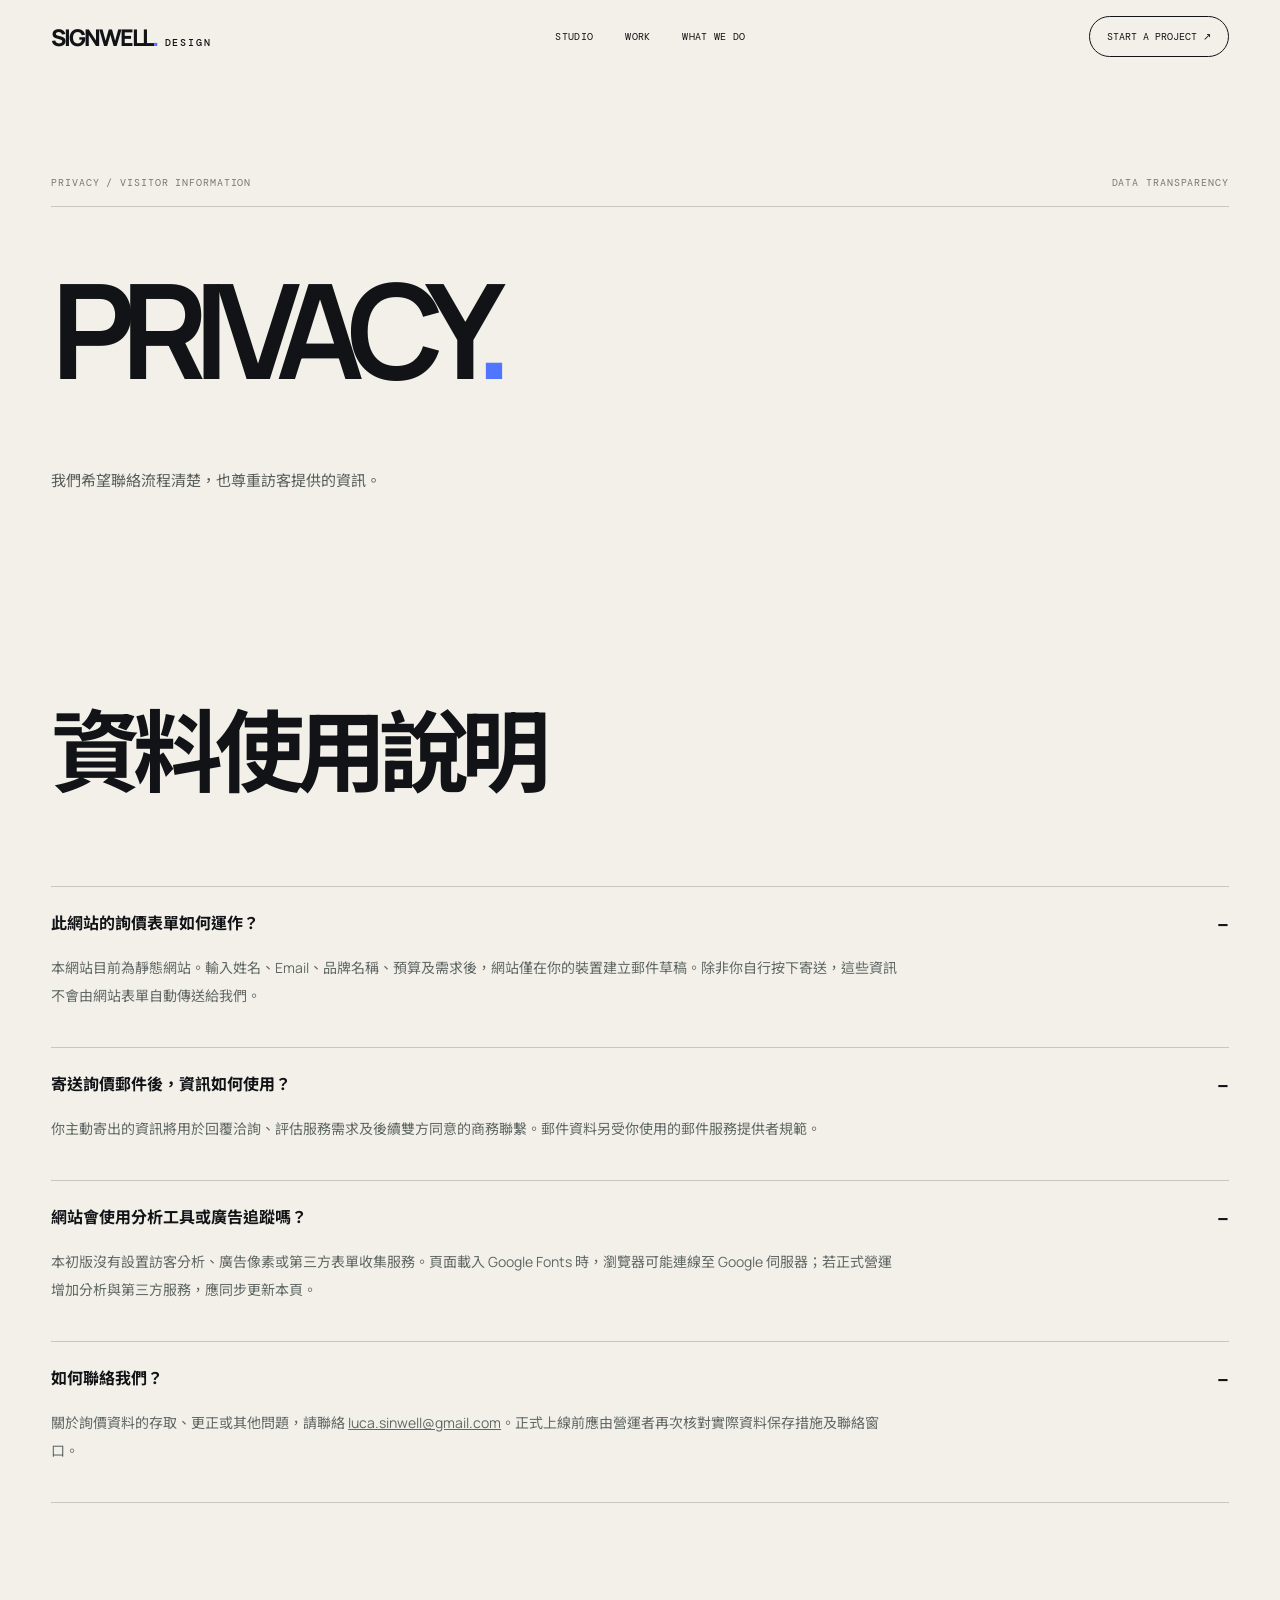
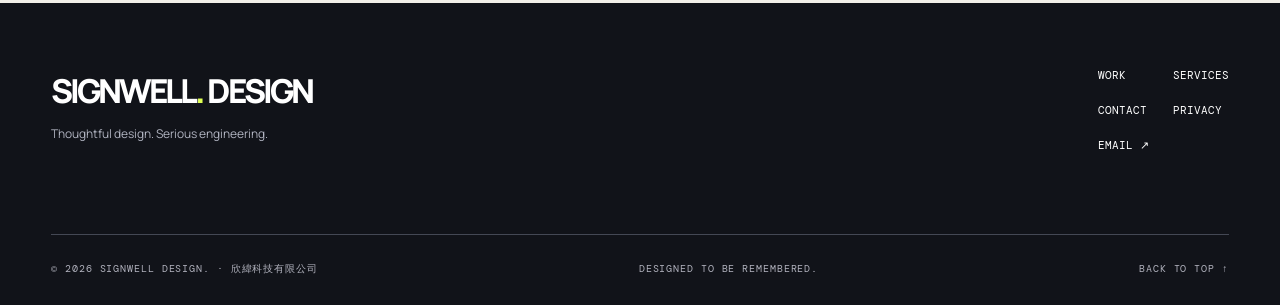
<file: privacy.html>
<!doctype html><html lang="zh-Hant"><head><meta charset="utf-8"><meta name="viewport" content="width=device-width,initial-scale=1,viewport-fit=cover"><title>隱私與聯絡資料 — SIGNWELL DESIGN.</title><meta name="description" content="SIGNWELL DESIGN. 網站的資料處理與聯絡方式。"><link rel="icon" href="assets/favicon.svg" type="image/svg+xml"><link rel="preconnect" href="https://fonts.googleapis.com"><link href="https://fonts.googleapis.com/css2?family=DM+Mono:wght@400;500&family=Manrope:wght@400;500;600;700;800&family=Noto+Sans+TC:wght@400;500;600;700;900&display=swap" rel="stylesheet"><link rel="stylesheet" href="assets/css/style.css"><link rel="stylesheet" href="assets/css/experience.css?v=20261014"><script defer src="assets/js/app.js"></script></head><body class="subpage" data-page="privacy"><a class="skip" href="#main">跳到主要內容</a><header class="site-header" id="site-header"><a class="brand" href="index.html">SIGNWELL<span class="brand-dot">.</span><small>DESIGN</small></a><nav class="header-nav" aria-label="主要導覽"><a href="index.html#studio">STUDIO</a><a href="works.html">WORK</a><a href="services.html">WHAT WE DO</a></nav><a class="header-cta" href="contact.html">START A PROJECT ↗</a><button class="menu-toggle" aria-label="開啟選單" aria-expanded="false" aria-controls="mobile-nav"><span></span><span></span></button></header><nav class="mobile-nav" id="mobile-nav" hidden><a href="index.html#studio">STUDIO</a><a href="works.html">WORK</a><a href="services.html">WHAT WE DO</a><a href="contact.html">START A PROJECT ↗</a></nav><main id="main"><section class="sub-hero" style="min-height:49svh"><div class="section-topline meta"><span>PRIVACY / VISITOR INFORMATION</span><span>DATA TRANSPARENCY</span></div><h1>PRIVACY<span style="color:#5075ff">.</span></h1><p class="subtitle">我們希望聯絡流程清楚，也尊重訪客提供的資訊。</p></section><section class="faq-section" style="padding-top:0"><h2>資料使用說明</h2><details open><summary>此網站的詢價表單如何運作？</summary><p>本網站目前為靜態網站。輸入姓名、Email、品牌名稱、預算及需求後，網站僅在你的裝置建立郵件草稿。除非你自行按下寄送，這些資訊不會由網站表單自動傳送給我們。</p></details><details open><summary>寄送詢價郵件後，資訊如何使用？</summary><p>你主動寄出的資訊將用於回覆洽詢、評估服務需求及後續雙方同意的商務聯繫。郵件資料另受你使用的郵件服務提供者規範。</p></details><details open><summary>網站會使用分析工具或廣告追蹤嗎？</summary><p>本初版沒有設置訪客分析、廣告像素或第三方表單收集服務。頁面載入 Google Fonts 時，瀏覽器可能連線至 Google 伺服器；若正式營運增加分析與第三方服務，應同步更新本頁。</p></details><details open><summary>如何聯絡我們？</summary><p>關於詢價資料的存取、更正或其他問題，請聯絡 <a href="mailto:luca.sinwell@gmail.com" style="text-decoration:underline">luca.sinwell@gmail.com</a>。正式上線前應由營運者再次核對實際資料保存措施及聯絡窗口。</p></details></section></main><footer class="footer"><div><a class="footer-brand" href="index.html">SIGNWELL<span>.</span> DESIGN</a><p>Thoughtful design. Serious engineering.</p></div><div class="footer-links"><a href="works.html">WORK</a><a href="services.html">SERVICES</a><a href="contact.html">CONTACT</a><a href="privacy.html">PRIVACY</a><a href="mailto:luca.sinwell@gmail.com">EMAIL ↗</a></div><div class="footer-line meta"><span>© <span data-year>2026</span> SIGNWELL DESIGN. · 欣緯科技有限公司</span><span>DESIGNED TO BE REMEMBERED.</span><a href="#main">BACK TO TOP ↑</a></div></footer></body></html>
</file>
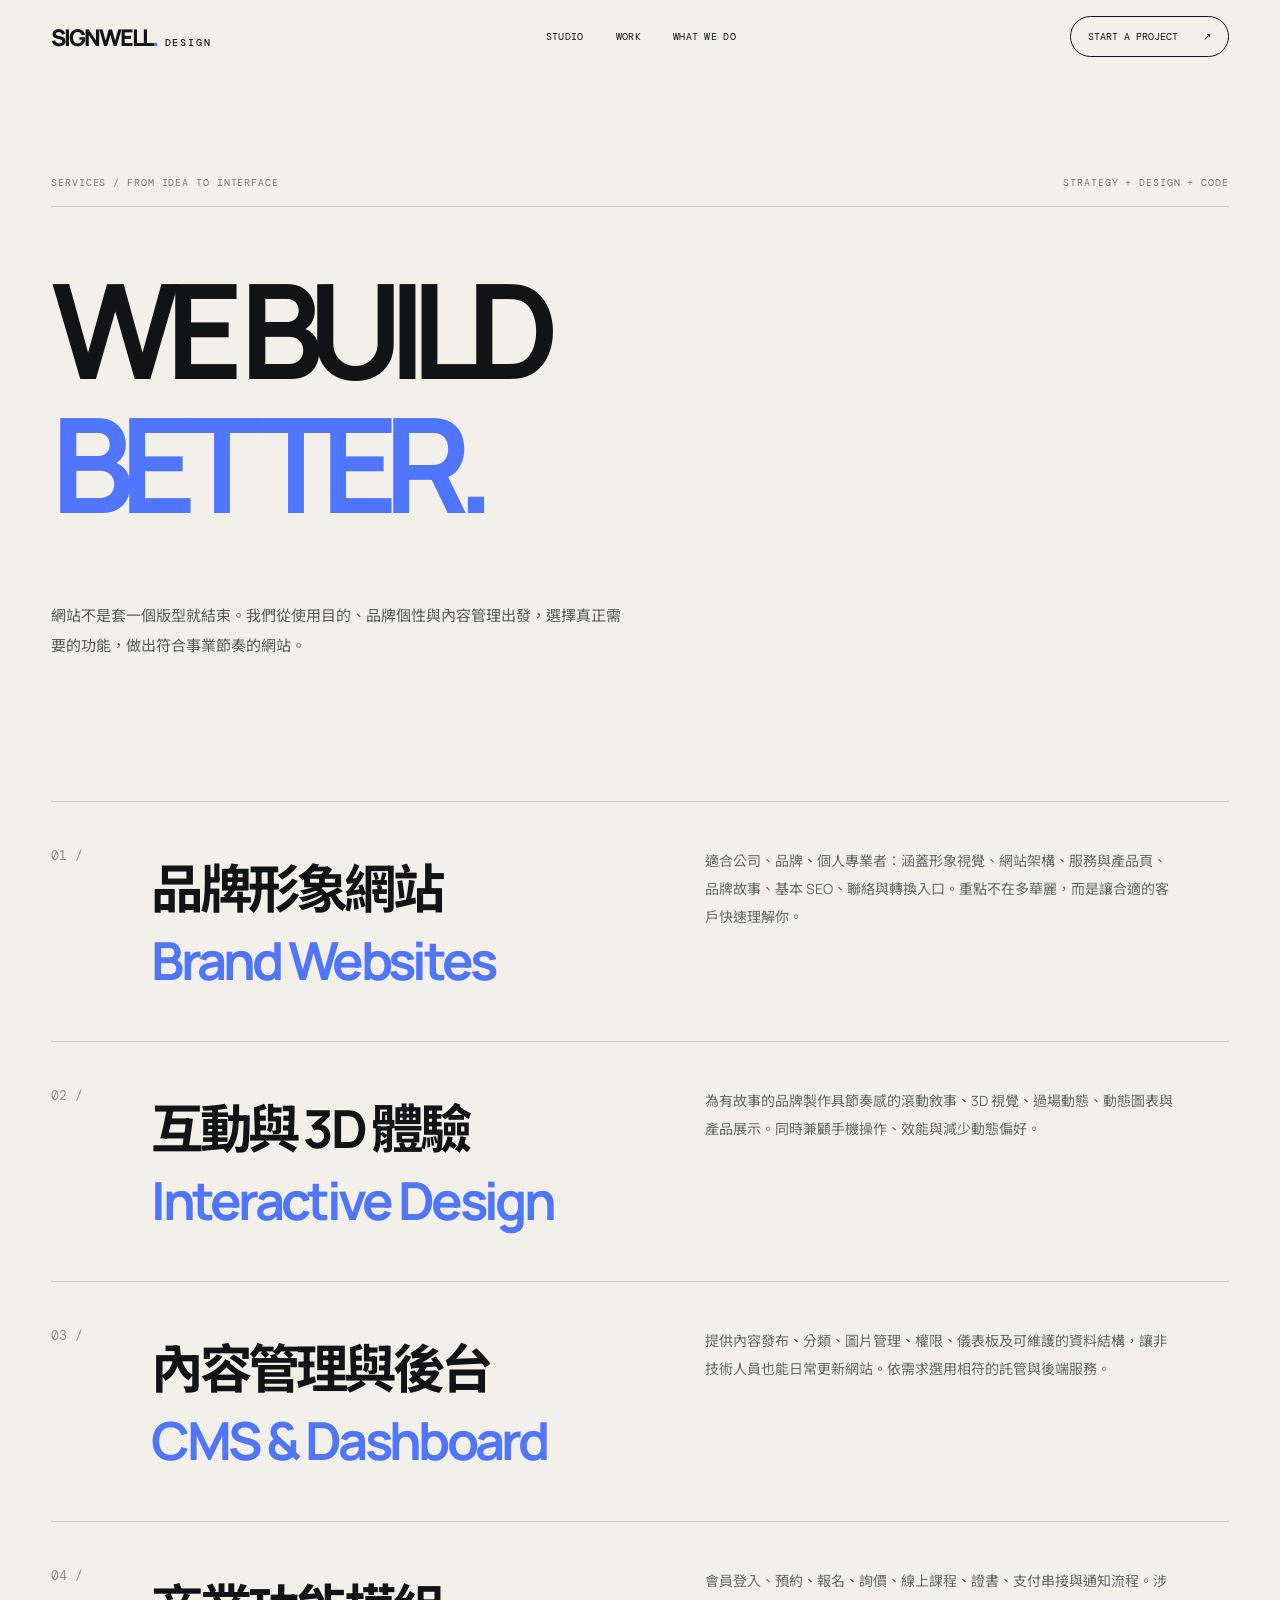
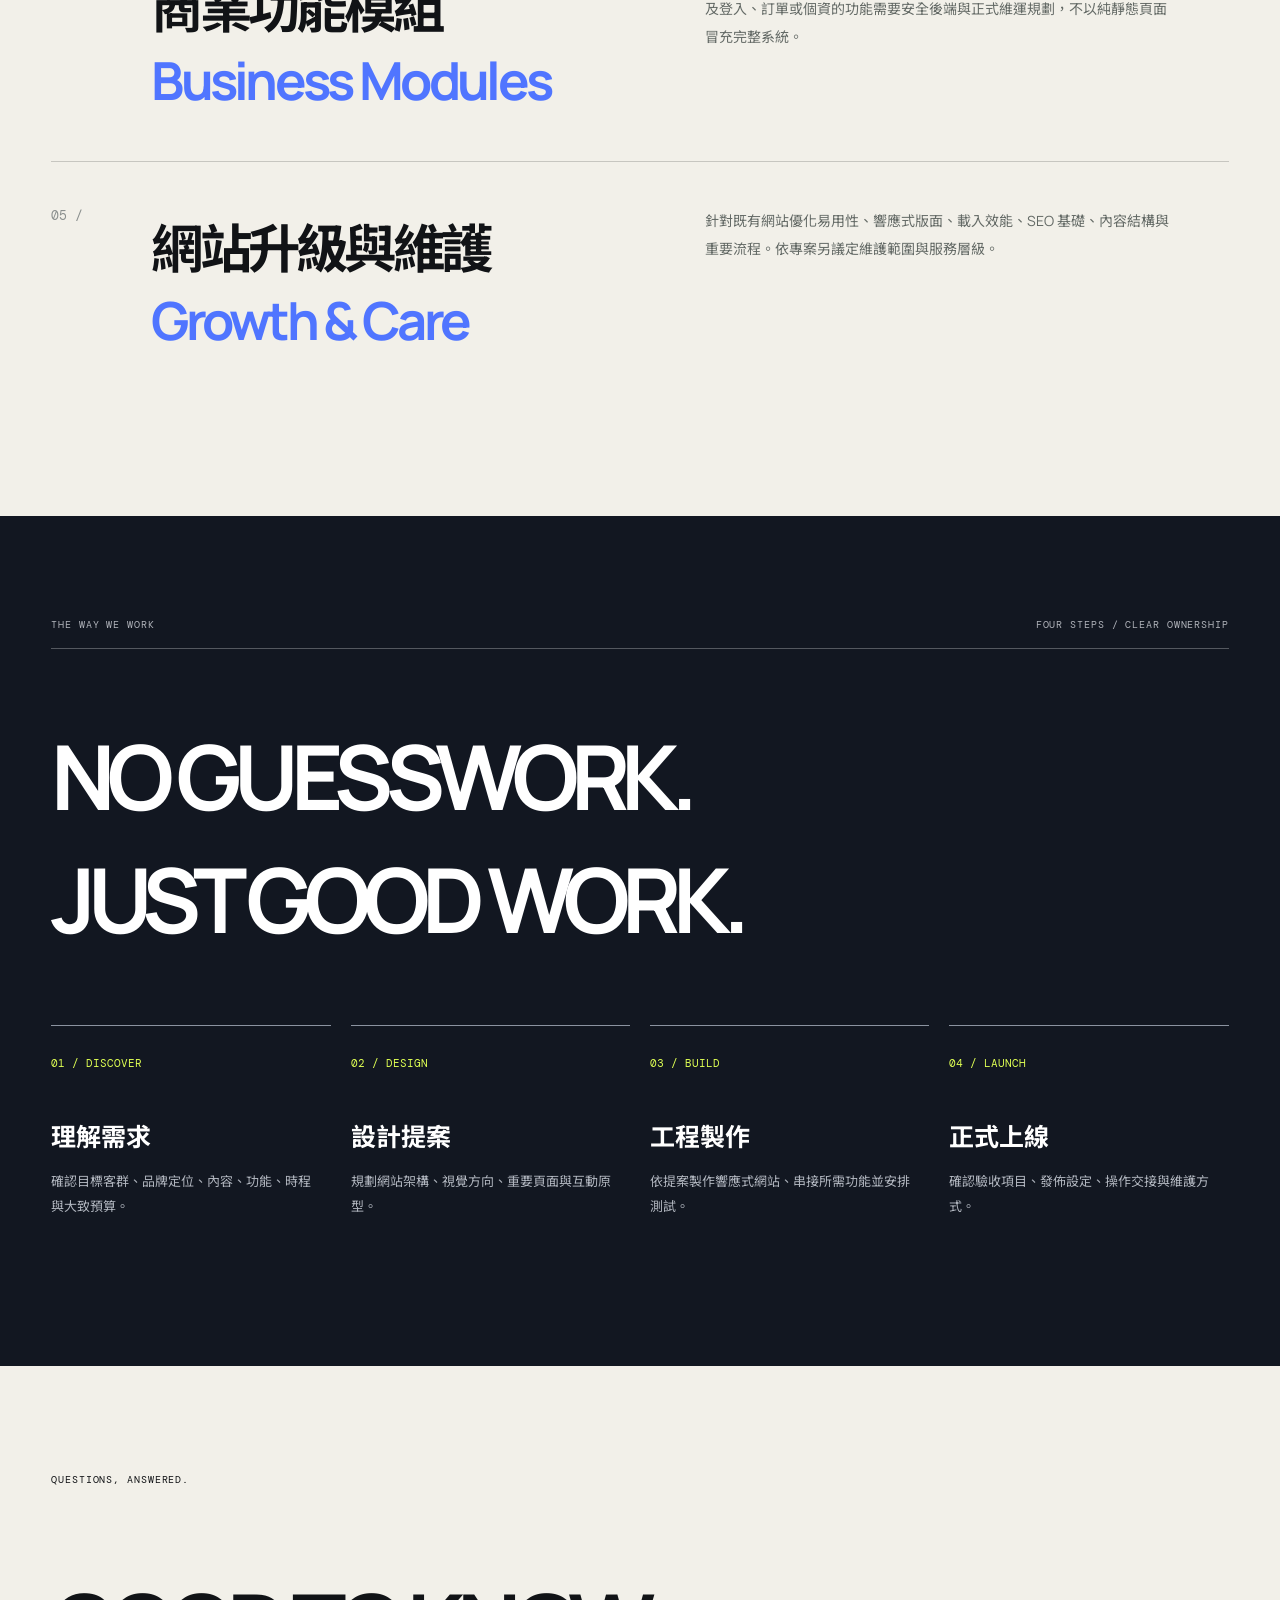
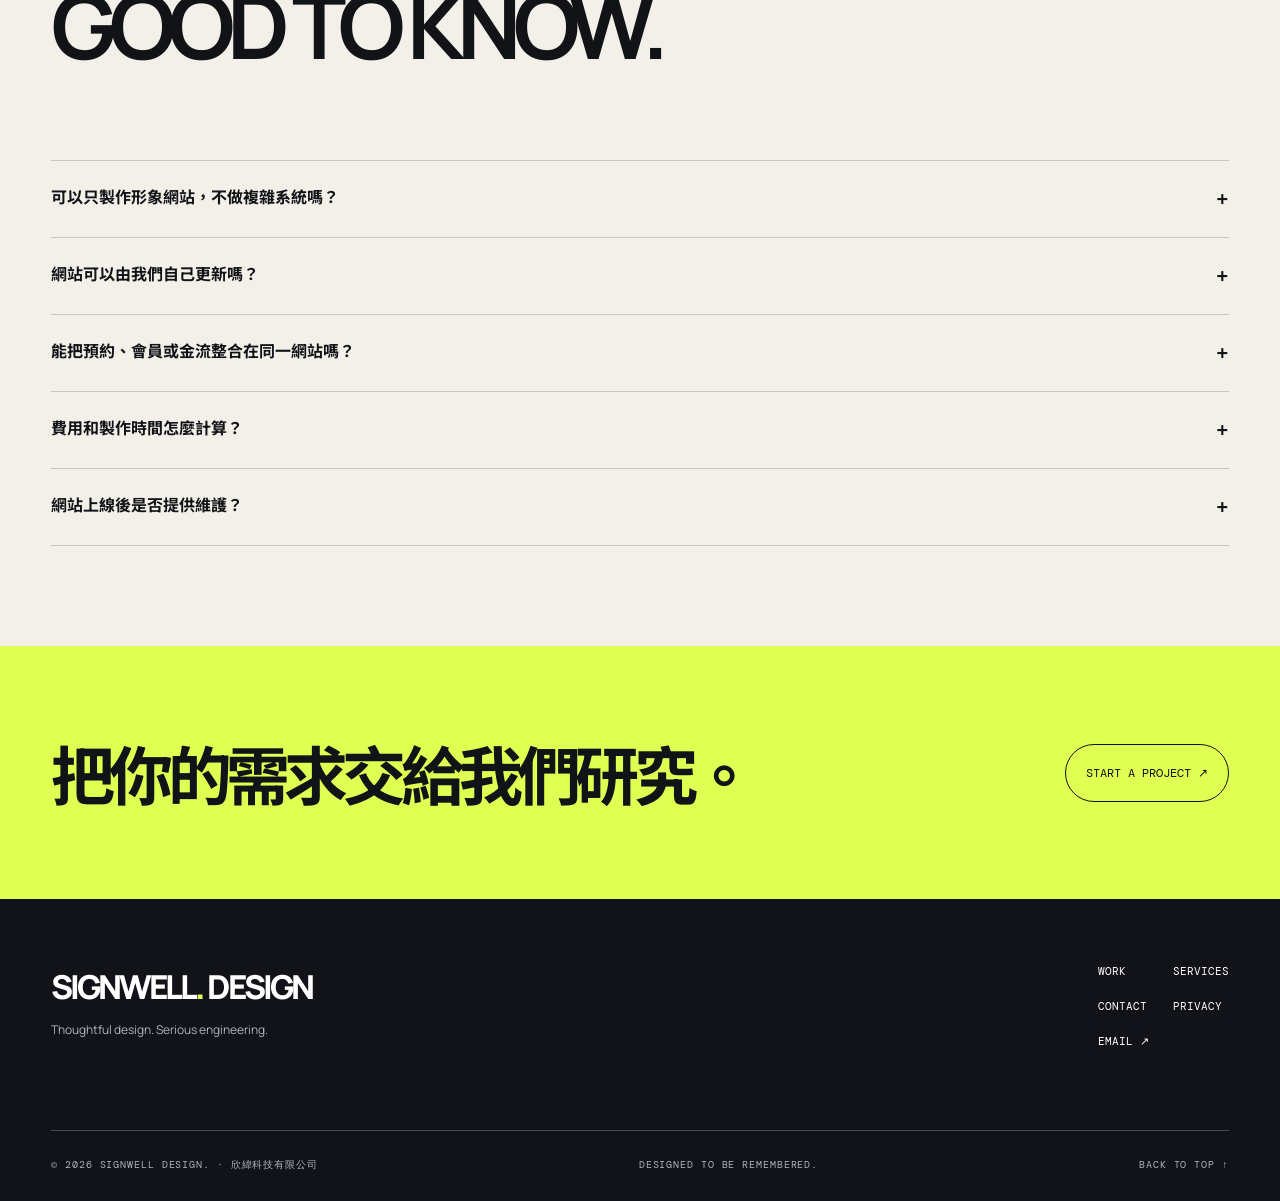
<file: services.html>
<!doctype html><html lang="zh-Hant"><head><meta charset="utf-8"><meta name="viewport" content="width=device-width, initial-scale=1, viewport-fit=cover"><meta name="theme-color" content="#f2f0e9"><meta name="description" content="SIGNWELL DESIGN. 的網站設計、品牌網站、互動前端、CMS、預約會員模組與自訂網站應用程式服務。"><title>What We Do — SIGNWELL DESIGN.</title><link rel="icon" href="assets/favicon.svg" type="image/svg+xml"><link rel="preconnect" href="https://fonts.googleapis.com"><link rel="preconnect" href="https://fonts.gstatic.com" crossorigin><link href="https://fonts.googleapis.com/css2?family=DM+Mono:wght@400;500&family=Manrope:wght@400;500;600;700;800&family=Noto+Sans+TC:wght@400;500;600;700;900&display=swap" rel="stylesheet"><link rel="stylesheet" href="assets/css/style.css"><link rel="stylesheet" href="assets/css/experience.css?v=20261014"><script defer src="assets/js/app.js"></script></head><body class="subpage" data-page="services"><a class="skip" href="#main">跳到主要內容</a><div class="view-meter"><span id="meter"></span></div><header class="site-header" id="site-header"><a class="brand" href="index.html">SIGNWELL<span class="brand-dot">.</span><small>DESIGN</small></a><nav class="header-nav" aria-label="主要導覽"><a href="index.html#studio">STUDIO</a><a href="works.html">WORK</a><a href="services.html" aria-current="page">WHAT WE DO</a></nav><a class="header-cta" href="contact.html">START A PROJECT <span>↗</span></a><button class="menu-toggle" aria-label="開啟選單" aria-expanded="false" aria-controls="mobile-nav"><span></span><span></span></button></header><nav class="mobile-nav" id="mobile-nav" hidden><a href="index.html#studio">STUDIO</a><a href="works.html">WORK</a><a href="services.html">WHAT WE DO</a><a href="index.html#history">OUR STORY</a><a href="contact.html">START A PROJECT ↗</a></nav><main id="main"><section class="sub-hero" data-theme="light"><div class="section-topline meta"><span>SERVICES / FROM IDEA TO INTERFACE</span><span>STRATEGY + DESIGN + CODE</span></div><h1>WE BUILD<br><em>BETTER.</em></h1><p class="subtitle">網站不是套一個版型就結束。我們從使用目的、品牌個性與內容管理出發，選擇真正需要的功能，做出符合事業節奏的網站。</p></section><section class="services-list" aria-label="服務範圍">
<article class="service-card"><span class="num">01 /</span><h2>品牌形象網站<br><span style="color:#5075ff">Brand Websites</span></h2><p>適合公司、品牌、個人專業者：涵蓋形象視覺、網站架構、服務與產品頁、品牌故事、基本 SEO、聯絡與轉換入口。重點不在多華麗，而是讓合適的客戶快速理解你。</p></article>
<article class="service-card"><span class="num">02 /</span><h2>互動與 3D 體驗<br><span style="color:#5075ff">Interactive Design</span></h2><p>為有故事的品牌製作具節奏感的滾動敘事、3D 視覺、過場動態、動態圖表與產品展示。同時兼顧手機操作、效能與減少動態偏好。</p></article>
<article class="service-card"><span class="num">03 /</span><h2>內容管理與後台<br><span style="color:#5075ff">CMS & Dashboard</span></h2><p>提供內容發布、分類、圖片管理、權限、儀表板及可維護的資料結構，讓非技術人員也能日常更新網站。依需求選用相符的託管與後端服務。</p></article>
<article class="service-card"><span class="num">04 /</span><h2>商業功能模組<br><span style="color:#5075ff">Business Modules</span></h2><p>會員登入、預約、報名、詢價、線上課程、證書、支付串接與通知流程。涉及登入、訂單或個資的功能需要安全後端與正式維運規劃，不以純靜態頁面冒充完整系統。</p></article>
<article class="service-card"><span class="num">05 /</span><h2>網站升級與維護<br><span style="color:#5075ff">Growth & Care</span></h2><p>針對既有網站優化易用性、響應式版面、載入效能、SEO 基礎、內容結構與重要流程。依專案另議定維護範圍與服務層級。</p></article>
</section><section class="process-section" data-theme="dark"><div class="section-topline meta"><span>THE WAY WE WORK</span><span>FOUR STEPS / CLEAR OWNERSHIP</span></div><h2>NO GUESSWORK.<br>JUST GOOD WORK.</h2><div class="process-grid"><div class="process-step"><b>01 / DISCOVER</b><h3>理解需求</h3><p>確認目標客群、品牌定位、內容、功能、時程與大致預算。</p></div><div class="process-step"><b>02 / DESIGN</b><h3>設計提案</h3><p>規劃網站架構、視覺方向、重要頁面與互動原型。</p></div><div class="process-step"><b>03 / BUILD</b><h3>工程製作</h3><p>依提案製作響應式網站、串接所需功能並安排測試。</p></div><div class="process-step"><b>04 / LAUNCH</b><h3>正式上線</h3><p>確認驗收項目、發佈設定、操作交接與維護方式。</p></div></div></section><section class="faq-section"><span class="meta">QUESTIONS, ANSWERED.</span><h2>GOOD TO KNOW.</h2><details><summary>可以只製作形象網站，不做複雜系統嗎？</summary><p>可以。服務會依照實際需求切分為形象展示、內容網站、互動專案或整合型系統，不需要為不必要的功能增加成本。</p></details><details><summary>網站可以由我們自己更新嗎？</summary><p>可以。若需要經常發布文章、修改服務或管理媒體，我們會討論適合的 CMS 方案與權限設計。</p></details><details><summary>能把預約、會員或金流整合在同一網站嗎？</summary><p>可以評估。這類功能需要依個資、驗證、付款與維運需求設計安全架構，會在提案階段釐清必要的第三方費用和服務責任。</p></details><details><summary>費用和製作時間怎麼計算？</summary><p>依頁面數、內容準備程度、設計複雜度、互動效果與系統功能而定。先提供需求與預算範圍，才有辦法做合理的報價與時程評估。</p></details><details><summary>網站上線後是否提供維護？</summary><p>可依需求規劃維護項目；主機、網域、第三方訂閱、內容更新與功能維護，會分別載明，不預設包含在初期製作費內。</p></details></section><section class="page-end-cta"><h2>把你的需求交給我們研究。</h2><a href="contact.html">START A PROJECT ↗</a></section></main><footer class="footer"><div><a class="footer-brand" href="index.html">SIGNWELL<span>.</span> DESIGN</a><p>Thoughtful design. Serious engineering.</p></div><div class="footer-links"><a href="works.html">WORK</a><a href="services.html">SERVICES</a><a href="contact.html">CONTACT</a><a href="privacy.html">PRIVACY</a><a href="mailto:luca.sinwell@gmail.com">EMAIL ↗</a></div><div class="footer-line meta"><span>© <span data-year>2026</span> SIGNWELL DESIGN. · 欣緯科技有限公司</span><span>DESIGNED TO BE REMEMBERED.</span><a href="#main">BACK TO TOP ↑</a></div></footer></body></html>
</file>
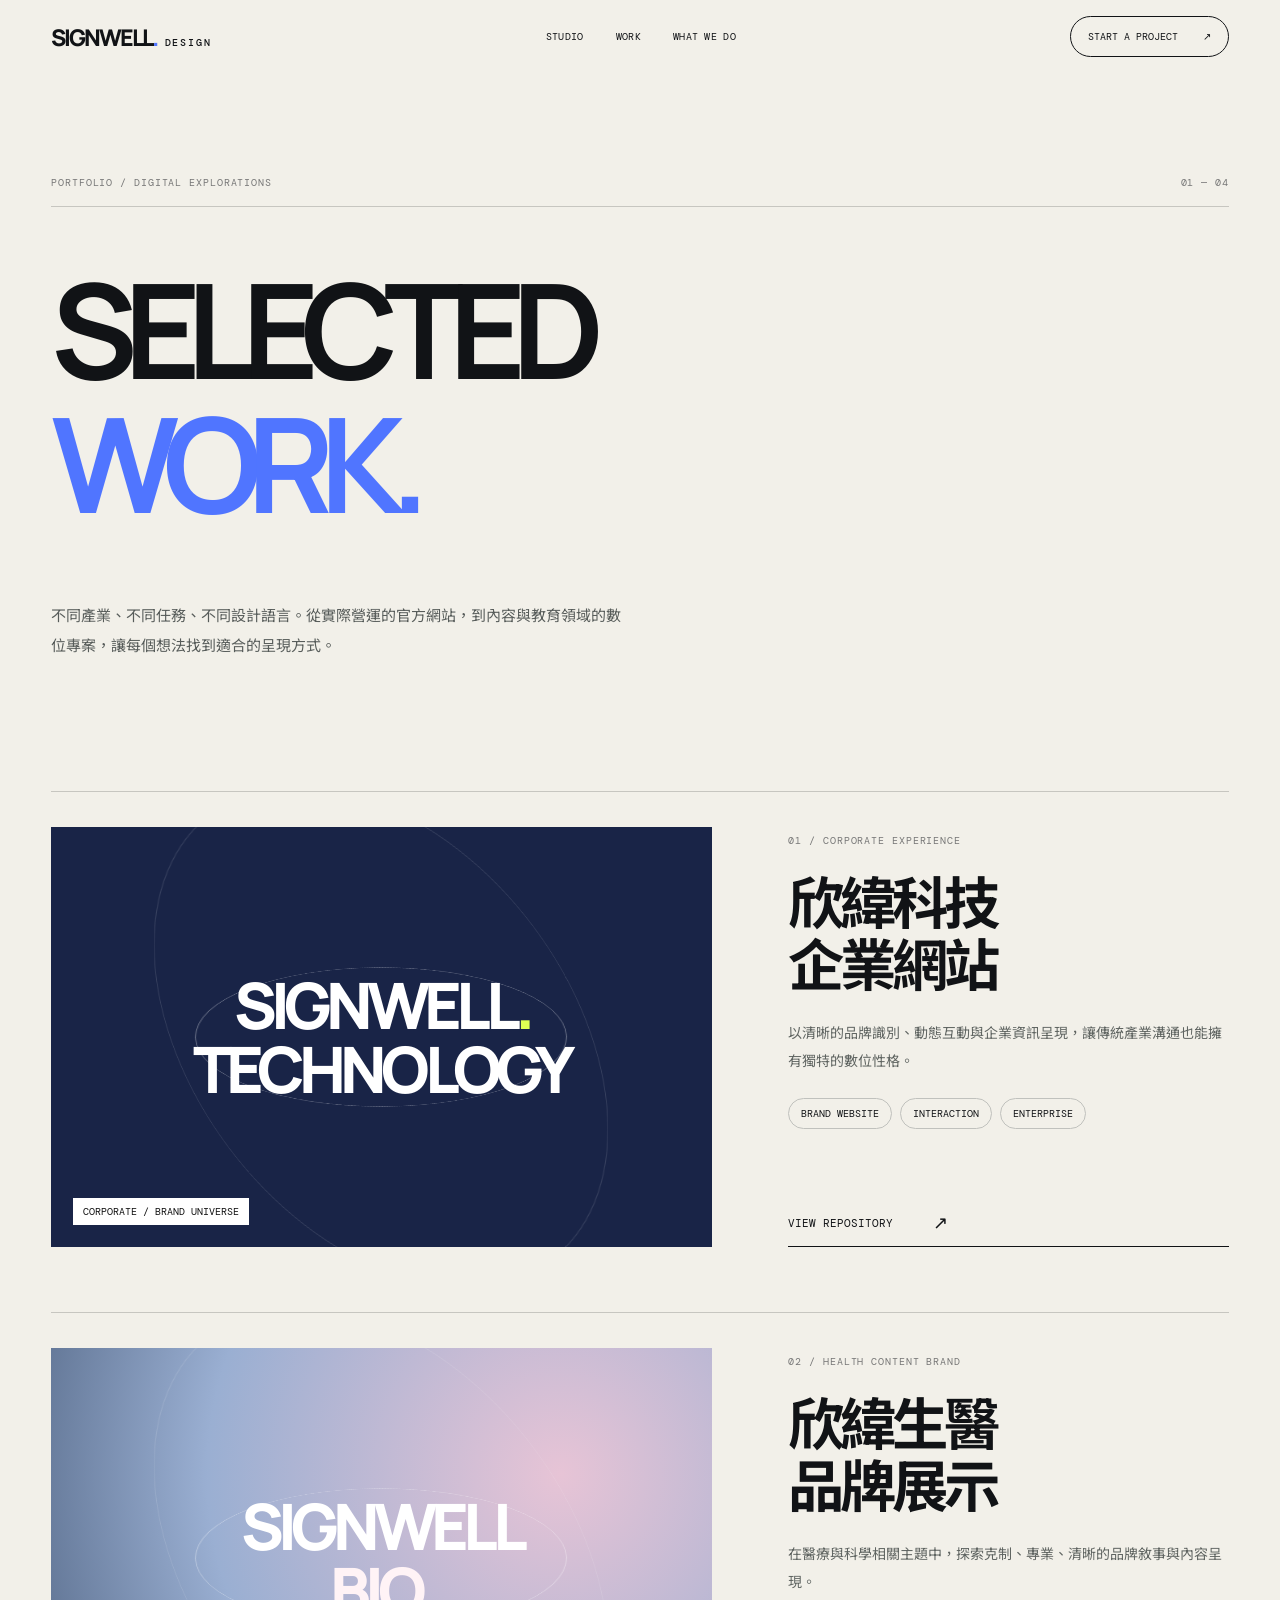
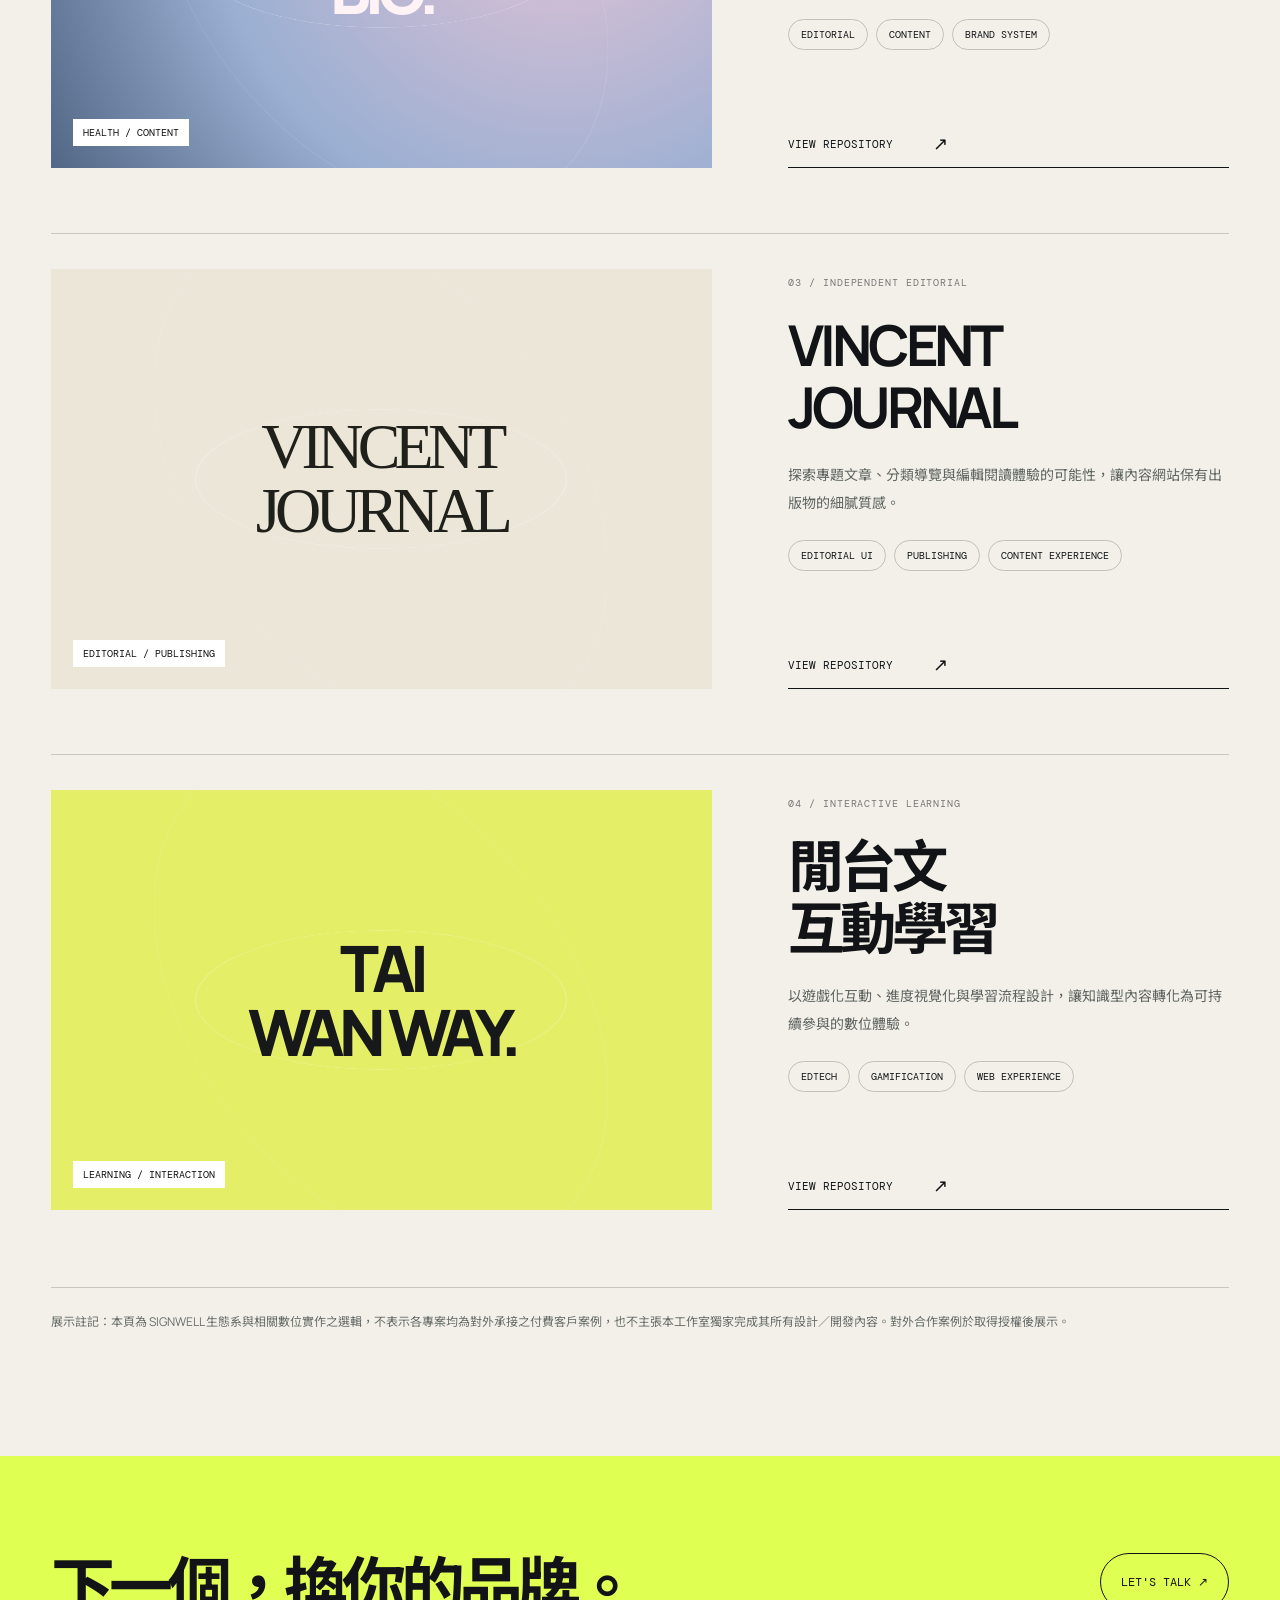
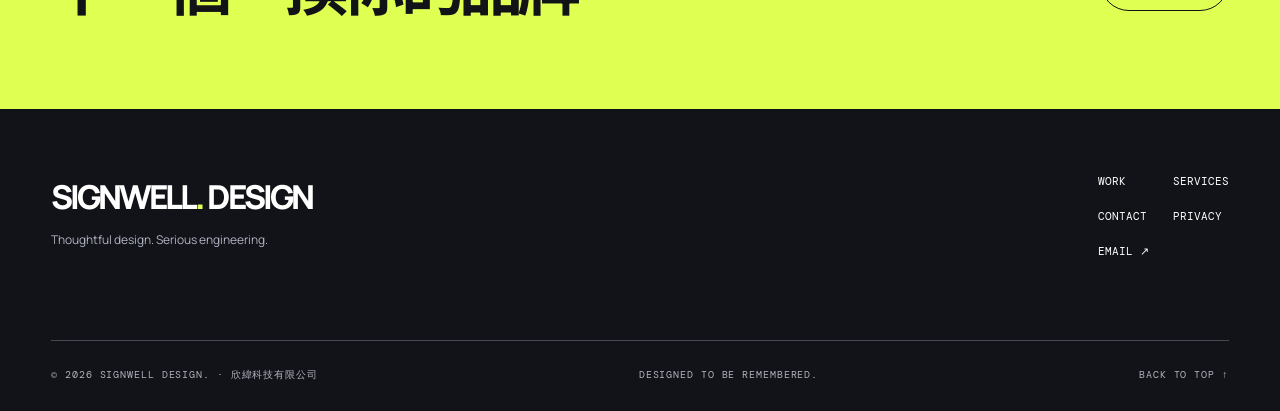
<file: works.html>
<!doctype html><html lang="zh-Hant"><head><meta charset="utf-8"><meta name="viewport" content="width=device-width, initial-scale=1, viewport-fit=cover"><meta name="theme-color" content="#f2f0e9"><meta name="description" content="探索 SIGNWELL DESIGN. 相關的品牌網站、內容平台與互動型數位體驗示範。"><title>Selected Work — SIGNWELL DESIGN.</title><link rel="icon" href="assets/favicon.svg" type="image/svg+xml"><link rel="preconnect" href="https://fonts.googleapis.com"><link rel="preconnect" href="https://fonts.gstatic.com" crossorigin><link href="https://fonts.googleapis.com/css2?family=DM+Mono:wght@400;500&family=Manrope:wght@400;500;600;700;800&family=Noto+Sans+TC:wght@400;500;600;700;900&display=swap" rel="stylesheet"><link rel="stylesheet" href="assets/css/style.css"><link rel="stylesheet" href="assets/css/experience.css?v=20261014"><script defer src="assets/js/app.js"></script></head><body class="subpage" data-page="work"><a class="skip" href="#main">跳到主要內容</a><div class="view-meter"><span id="meter"></span></div><header class="site-header" id="site-header"><a class="brand" href="index.html">SIGNWELL<span class="brand-dot">.</span><small>DESIGN</small></a><nav class="header-nav" aria-label="主要導覽"><a href="index.html#studio">STUDIO</a><a href="works.html" aria-current="page">WORK</a><a href="services.html">WHAT WE DO</a></nav><a class="header-cta" href="contact.html">START A PROJECT <span>↗</span></a><button class="menu-toggle" aria-label="開啟選單" aria-expanded="false" aria-controls="mobile-nav"><span></span><span></span></button></header><nav class="mobile-nav" id="mobile-nav" hidden><a href="index.html#studio">STUDIO</a><a href="works.html">WORK</a><a href="services.html">WHAT WE DO</a><a href="index.html#history">OUR STORY</a><a href="contact.html">START A PROJECT ↗</a></nav><main id="main"><section class="sub-hero" data-theme="light"><div class="section-topline meta"><span>PORTFOLIO / DIGITAL EXPLORATIONS</span><span>01 — 04</span></div><h1>SELECTED<br><em>WORK.</em></h1><p class="subtitle">不同產業、不同任務、不同設計語言。從實際營運的官方網站，到內容與教育領域的數位專案，讓每個想法找到適合的呈現方式。</p></section><div class="showcase">
<article class="project-card"><div class="project-visual"><strong class="visual-word">SIGNWELL<span style="color:#dfff53">.</span><br>TECHNOLOGY</strong><span class="visual-label">CORPORATE / BRAND UNIVERSE</span></div><div class="project-copy"><div><span class="meta">01 / CORPORATE EXPERIENCE</span><h2>欣緯科技<br>企業網站</h2><p>以清晰的品牌識別、動態互動與企業資訊呈現，讓傳統產業溝通也能擁有獨特的數位性格。</p><div class="pill-row"><span>BRAND WEBSITE</span><span>INTERACTION</span><span>ENTERPRISE</span></div></div><a class="text-link" href="https://github.com/easylearnfromtw/signwelltec" target="_blank" rel="noopener noreferrer">VIEW REPOSITORY <b>↗</b></a></div></article>
<article class="project-card"><div class="project-visual pink"><strong class="visual-word">SIGNWELL<br><span style="color:#fff3f6">BIO.</span></strong><span class="visual-label">HEALTH / CONTENT</span></div><div class="project-copy"><div><span class="meta">02 / HEALTH CONTENT BRAND</span><h2>欣緯生醫<br>品牌展示</h2><p>在醫療與科學相關主題中，探索克制、專業、清晰的品牌敘事與內容呈現。</p><div class="pill-row"><span>EDITORIAL</span><span>CONTENT</span><span>BRAND SYSTEM</span></div></div><a class="text-link" href="https://github.com/easylearnfromtw/signwellbio" target="_blank" rel="noopener noreferrer">VIEW REPOSITORY <b>↗</b></a></div></article>
<article class="project-card"><div class="project-visual cream"><strong class="visual-word">VINCENT<br>JOURNAL</strong><span class="visual-label">EDITORIAL / PUBLISHING</span></div><div class="project-copy"><div><span class="meta">03 / INDEPENDENT EDITORIAL</span><h2>VINCENT<br>JOURNAL</h2><p>探索專題文章、分類導覽與編輯閱讀體驗的可能性，讓內容網站保有出版物的細膩質感。</p><div class="pill-row"><span>EDITORIAL UI</span><span>PUBLISHING</span><span>CONTENT EXPERIENCE</span></div></div><a class="text-link" href="https://github.com/Hank-lcw/vincent-journal" target="_blank" rel="noopener noreferrer">VIEW REPOSITORY <b>↗</b></a></div></article>
<article class="project-card"><div class="project-visual yellow"><strong class="visual-word">TAI<br>WAN WAY.</strong><span class="visual-label">LEARNING / INTERACTION</span></div><div class="project-copy"><div><span class="meta">04 / INTERACTIVE LEARNING</span><h2>閒台文<br>互動學習</h2><p>以遊戲化互動、進度視覺化與學習流程設計，讓知識型內容轉化為可持續參與的數位體驗。</p><div class="pill-row"><span>EDTECH</span><span>GAMIFICATION</span><span>WEB EXPERIENCE</span></div></div><a class="text-link" href="https://github.com/easylearnfromtw/Taiwanway" target="_blank" rel="noopener noreferrer">VIEW REPOSITORY <b>↗</b></a></div></article>
<p class="disclosure-note">展示註記：本頁為 SIGNWELL 生態系與相關數位實作之選輯，不表示各專案均為對外承接之付費客戶案例，也不主張本工作室獨家完成其所有設計／開發內容。對外合作案例於取得授權後展示。</p></div><section class="page-end-cta"><h2>下一個，換你的品牌。</h2><a href="contact.html">LET'S TALK ↗</a></section></main><footer class="footer"><div><a class="footer-brand" href="index.html">SIGNWELL<span>.</span> DESIGN</a><p>Thoughtful design. Serious engineering.</p></div><div class="footer-links"><a href="works.html">WORK</a><a href="services.html">SERVICES</a><a href="contact.html">CONTACT</a><a href="privacy.html">PRIVACY</a><a href="mailto:luca.sinwell@gmail.com">EMAIL ↗</a></div><div class="footer-line meta"><span>© <span data-year>2026</span> SIGNWELL DESIGN. · 欣緯科技有限公司</span><span>DESIGNED TO BE REMEMBERED.</span><a href="#main">BACK TO TOP ↑</a></div></footer></body></html>
</file>
<file: assets/css/style.css>
:root{--paper:#f2f0e9;--ink:#111316;--lime:#dfff53;--blue:#5075ff;--dark:#070910;--line:rgba(14,17,17,.19);--mono:'DM Mono',monospace;--sans:Manrope,'Noto Sans TC',sans-serif;--header:74px}
*{box-sizing:border-box}html{scroll-behavior:smooth}body{margin:0;background:var(--paper);color:var(--ink);font-family:var(--sans);-webkit-font-smoothing:antialiased;overflow-x:hidden}body.menu-open{overflow:hidden}a{color:inherit;text-decoration:none}button,input,select,textarea{font:inherit}button{cursor:pointer}::selection{background:var(--lime);color:var(--ink)}
.skip{position:fixed;top:-100px;left:14px;z-index:999;background:white;padding:12px}.skip:focus{top:10px}.meta,.eyebrow{font:400 10px/1.7 var(--mono);letter-spacing:.09em}.eyebrow{margin:0 0 22px}.paper{background:var(--paper);color:var(--ink)}.view-meter{position:fixed;z-index:190;inset:0 0 auto;height:3px;pointer-events:none}.view-meter>span{display:block;width:0;height:100%;background:var(--blue)}
.site-header{position:fixed;z-index:110;inset:0 0 auto;height:var(--header);padding:0 4vw;display:flex;justify-content:space-between;align-items:center;gap:24px;color:var(--ink);transition:background .2s,color .2s;background:transparent;border-bottom:1px solid transparent}.site-header.is-solid{background:rgba(242,240,233,.96);backdrop-filter:blur(15px);border-color:rgba(0,0,0,.07)}.site-header.is-dark{background:rgba(7,9,16,.79);color:#f8f9f3;border-color:rgba(255,255,255,.09)}.brand{font-size:23px;font-weight:800;letter-spacing:-.09em;display:flex;align-items:baseline;white-space:nowrap}.brand-dot{color:var(--blue);margin-right:8px}.brand small{font:500 10px var(--mono);letter-spacing:.19em}.header-nav{display:flex;gap:32px;font:10px var(--mono);letter-spacing:.03em}.header-nav a:hover{opacity:.55}.header-cta{font:10px var(--mono);border:1px solid currentColor;border-radius:100px;padding:13px 17px;white-space:nowrap;transition:background .2s,color .2s}.header-cta span{margin-left:19px}.header-cta:hover{background:var(--lime);border-color:var(--lime);color:#111}.menu-toggle{display:none;width:40px;height:40px;border:0;background:transparent;color:inherit}.menu-toggle span{display:block;width:23px;height:1px;background:currentColor;margin:6px}.mobile-nav{position:fixed;z-index:106;top:var(--header);left:0;right:0;bottom:0;padding:40px 6vw;background:var(--paper);font-size:clamp(26px,7vw,46px);font-weight:800;flex-direction:column;gap:24px}.mobile-nav:not([hidden]){display:flex}
.section-topline{display:flex;justify-content:space-between;gap:24px;padding-bottom:15px;border-bottom:1px solid rgba(255,255,255,.28);color:#b0b3ba}.section-topline.dark-meta{color:#777;border-color:var(--line)}.text-link{display:inline-flex;align-items:center;gap:40px;padding-bottom:11px;border-bottom:1px solid currentColor;font:11px var(--mono);transition:gap .25s}.text-link b{font-size:18px;font-weight:400}.text-link:hover{gap:60px}.light-link{color:#fbfaf4}.primary-button{display:inline-flex;align-items:center;justify-content:space-between;gap:35px;border-radius:100px;background:#111;color:#fff;padding:21px 25px;font-weight:700;font-size:13px;transition:transform .2s,background .2s}.primary-button:hover{background:var(--blue);transform:translateY(-3px)}
.intro{min-height:100svh;position:relative;overflow:hidden;padding:calc(var(--header) + 35px) 4vw 34px;display:flex;flex-direction:column;justify-content:space-between}.intro-top,.intro-bottom{position:relative;z-index:2;display:flex;justify-content:space-between;align-items:center}.intro-center{position:relative;z-index:2;margin:auto 0 auto clamp(10px,9vw,170px);padding:50px 0}.intro-brow{font:10px var(--mono);letter-spacing:.12em;display:flex;gap:12px;align-items:center;margin-bottom:30px}.pulse{height:7px;width:7px;background:var(--blue);border-radius:100%;box-shadow:0 0 0 5px rgba(50,83,255,.14)}.intro h1{font-size:clamp(64px,8.5vw,156px);line-height:1.13;letter-spacing:-.108em;font-weight:800;margin:0}.intro h1 em{font-style:normal;color:var(--blue)}.intro-center p{margin:33px 0 0;color:#64686a;font-size:15px}.intro-outline{position:absolute;right:-6vw;bottom:4vw;font-size:48vw;font-weight:800;line-height:.65;letter-spacing:-.18em;-webkit-text-stroke:1px rgba(0,0,0,.06);color:transparent;pointer-events:none}.issue{font-size:10px;line-height:1.7}.scroll-invite{display:flex;align-items:center;gap:35px;font-size:10px;letter-spacing:.08em}.down-arrow{display:grid;place-items:center;width:49px;height:49px;border:1px solid #999;border-radius:50%;font-size:23px;transition:background .2s,transform .2s}.scroll-invite:hover .down-arrow{background:var(--lime);transform:translateY(5px)}.intro-no{font:10px var(--mono)}
.dark-world{position:relative;background:var(--dark);color:#f7f6f2;isolation:isolate}.webgl-scene{position:sticky;z-index:0;top:0;width:100%;height:100svh;margin-bottom:-100svh;display:block;pointer-events:none;opacity:0;transition:opacity .5s}.webgl-scene.ready{opacity:1}.dark-world:before{content:'';position:absolute;z-index:1;inset:0;pointer-events:none;background:linear-gradient(90deg,rgba(7,9,16,.88),rgba(7,9,16,.15) 75%)}.blast{min-height:116svh;position:relative;z-index:2;padding:calc(var(--header) + 40px) 4vw 60px;display:flex;flex-direction:column;justify-content:space-between;overflow:hidden}.blast-label{display:flex;justify-content:space-between;align-items:center;color:#b1b4be}.lime-pill{display:inline-block;background:var(--lime);color:#111;padding:9px 12px}.blast-copy{margin:11vh 0 11vh 3vw;max-width:700px}.blast-copy h2{font-size:clamp(64px,8.3vw,154px);letter-spacing:-.104em;line-height:1.02;margin:0;font-weight:800}.blast-copy h2 i{font-style:normal;color:var(--lime)}.blast-copy>p:not(.eyebrow){font-size:14px;max-width:360px;line-height:1.9;color:#c7cbd4;margin:33px 0}.floating-tag{position:absolute;right:17%;top:25%;background:var(--lime);color:#111;font:10px/1.5 var(--mono);letter-spacing:.06em;padding:18px 20px;transform:rotate(8deg);box-shadow:0 25px 70px rgba(0,0,0,.3)}.floating-tag span{display:block;text-align:right;font-size:21px}.t-two{background:#f3bad5;top:68%;right:7%;transform:rotate(-12deg)}.scene-coordinate{position:absolute;bottom:72px;right:4vw;text-align:right;color:#979cab}.scene-index{position:absolute;bottom:38px;left:4vw;font:14px var(--mono)}.scene-index small{font-size:10px;color:#9698a2}
.studio{position:relative;z-index:2;min-height:105svh;padding:70px 4vw 115px;background:linear-gradient(180deg,transparent 0%,rgba(7,9,16,.89) 34%,#080a11 100%)}.studio-head{margin:105px 0 0}.studio-head h2{font-size:clamp(46px,6.8vw,110px);line-height:1.14;letter-spacing:-.09em;margin:0}.studio-head h2 em{font-style:normal;color:var(--blue)}.studio-layout{display:grid;grid-template-columns:1.32fr .68fr;align-items:start;gap:8vw;margin-top:100px}.service-row{display:grid;grid-template-columns:28px 1fr 120px 19px;align-items:center;gap:13px;border-bottom:1px solid #5e6471;padding:28px 0}.service-row:first-child{border-top:1px solid #5e6471}.service-row span{font:10px var(--mono);color:#9ba0ac}.service-row strong{font-size:clamp(14px,1.75vw,25px);letter-spacing:-.035em}.service-row i{font-style:normal;color:#a7a8b0;font-size:12px}.service-row b{font-weight:400}.service-stack>.text-link{margin-top:32px}.people-panel{padding:22px;background:#181d29;border:1px solid #313846;box-shadow:26px 26px 56px rgba(0,0,0,.4);transform:rotate(2deg)}.people-heading{display:flex;justify-content:space-between;color:#bec1c8}.people-art{height:230px;position:relative;overflow:hidden;display:grid;place-items:center;margin-top:18px;background:radial-gradient(circle at center,#3b57a5,#1e294c 46%,#121621 77%)}.person-mark{font-size:133px;font-weight:800;letter-spacing:-.15em}.person-mark span{color:var(--lime)}.people-orbits i{position:absolute;inset:25px 45px;border:1px solid rgba(255,255,255,.3);border-radius:50%;transform:rotate(40deg)}.people-orbits i:nth-child(2){inset:40px 10px;transform:rotate(-40deg)}.people-orbits i:nth-child(3){inset:-30px 100px;transform:rotate(20deg)}.team-members{display:grid;grid-template-columns:1fr 1fr;gap:12px;margin-top:26px}.team-members strong{display:block;font-size:20px}.team-members span{display:block;font-size:11px;color:#aeb3c1;margin-top:8px}.tiny-muted{font-size:11px;line-height:1.9;color:#939caa;margin:22px 0 0}
.partners{padding:115px 4vw 48px}.partners-head{display:grid;grid-template-columns:1.15fr .85fr;gap:5vw;align-items:end;padding:90px 0 105px}.partners-head .eyebrow{grid-column:1/-1;margin:0}.partners-head h2{font-size:clamp(48px,6.3vw,108px);letter-spacing:-.095em;line-height:1.15;margin:0}.partners-head>p:last-child{font-size:15px;max-width:430px;color:#626765;line-height:2;margin:0}.logo-wall{display:grid;grid-template-columns:repeat(4,minmax(0,1fr));border-left:1px solid var(--line);border-top:1px solid var(--line)}.logo-cell{border-right:1px solid var(--line);border-bottom:1px solid var(--line);min-height:290px;position:relative;padding:30px 22px;display:flex;align-items:start;justify-content:center;flex-direction:column;transition:background .2s}.logo-cell:hover{background:#e3e4df}.logo-cell strong{font-size:clamp(22px,2.5vw,39px);line-height:.95;letter-spacing:-.09em;font-weight:800}.logo-cell .bio-type{font-size:clamp(20px,2.3vw,36px)}.logo-cell .journal-type{font-family:Georgia,serif;font-weight:400;letter-spacing:-.05em}.logo-cell .taiwan-type{font-size:clamp(29px,3.6vw,58px)}.accent-blue{color:var(--blue)}.accent-pink{color:#de8ab1}.project-type{font:9px var(--mono);color:#777;position:absolute;top:24px;left:22px}.logo-cell small{color:#737774;font-size:11px;margin-top:20px}.cell-arrow{position:absolute;right:20px;bottom:20px;font-size:22px}.partners-foot{display:flex;justify-content:space-between;padding-top:40px}
.module-universe{padding:115px 4vw 110px;background:#121420;color:#f9f8f4;position:relative;isolation:isolate;overflow:hidden}.grid-glow{position:absolute;inset:0;z-index:-1;background:radial-gradient(ellipse at 75% 55%,rgba(61,83,191,.45),transparent 50%),linear-gradient(rgba(255,255,255,.03) 1px,transparent 1px),linear-gradient(90deg,rgba(255,255,255,.03) 1px,transparent 1px);background-size:auto,80px 80px,80px 80px;mask-image:linear-gradient(transparent,black 20%,black 80%,transparent)}.module-heading{margin:100px 0}.module-heading h2{font-size:clamp(47px,6.7vw,110px);line-height:1.13;letter-spacing:-.1em;margin:0}.module-heading h2 em{font-style:normal;color:var(--lime)}.module-heading>p:last-child{color:#b8bdca;font-size:14px;max-width:520px;line-height:2;margin:30px 0 0}.module-workbench{display:grid;grid-template-columns:.42fr 1fr;gap:5vw;align-items:center}.module-options{display:flex;flex-direction:column}.module-tab{display:flex;gap:20px;align-items:center;background:none;border:0;border-bottom:1px solid #4a4f61;text-align:left;color:#bbbccc;padding:26px 10px;font-size:clamp(16px,1.8vw,27px);font-weight:700;transition:padding .2s,color .2s}.module-tab span{font:10px var(--mono);color:#9297aa}.module-tab b{margin-left:auto;font-weight:400}.module-tab:hover,.module-tab.is-active{color:var(--lime);padding-left:18px}.module-display{position:relative;min-height:530px;display:grid;place-items:center;perspective:1100px}.mock-aura{position:absolute;width:80%;height:65%;border-radius:50%;background:#4e6eff55;filter:blur(50px)}.mock-shell{position:relative;z-index:2;width:min(96%,670px);min-height:380px;color:#171b2c;background:#eff2fa;border:1px solid #eef1ff;box-shadow:33px 41px 0 -23px #536bdb,52px 54px 0 -34px #ceff65,39px 48px 90px rgba(0,0,0,.67);transform:rotateY(-12deg) rotateX(6deg) rotateZ(-2deg);transition:transform .5s}.mock-shell:hover{transform:rotateY(-4deg) rotateX(1deg) rotateZ(0deg) translateY(-12px)}.mock-bar{height:41px;display:flex;align-items:center;justify-content:space-between;padding:0 18px;color:#647088;border-bottom:1px solid #d8dce6;font:9px var(--mono)}.mock-dots{display:flex;gap:5px}.mock-dots i{height:7px;width:7px;background:#afb8cc;border-radius:50%}.mock-dots i:first-child{background:#ff9c94}.mock-dots i:nth-child(2){background:#f8d881}.mock-body{display:flex;min-height:338px}.mock-sidebar{width:62px;flex-shrink:0;background:#1a2958;padding:25px 17px;display:flex;align-items:center;flex-direction:column;gap:17px}.mock-logo{font-size:21px;color:#fff;font-weight:800;margin-bottom:10px}.mock-logo span{color:var(--lime)}.mock-sidebar i{width:18px;height:7px;background:#667aa6;border-radius:9px}.mock-sidebar i:first-of-type{background:var(--lime)}.mock-main{flex:1;min-width:0;padding:29px 28px 23px}.mock-sub{font:9px var(--mono);color:#788295;margin:0 0 12px}.mock-main h3{display:flex;justify-content:space-between;font-size:29px;letter-spacing:-.05em;margin:0 0 24px}.mock-spark{color:var(--blue)}.mock-kpis{display:grid;grid-template-columns:1fr 1fr;gap:13px}.mock-kpis>div{background:white;border:1px solid #dae0eb;padding:15px;display:flex;flex-direction:column}.mock-kpis small{font-size:10px;color:#737c90}.mock-kpis b{font-size:27px;margin:8px 0 0}.mock-kpis span{font:9px var(--mono);color:#4971e1}.mock-bars{display:flex;align-items:end;gap:9px;height:80px;margin-top:18px}.mock-bars i{width:100%;background:linear-gradient(#8da4ff,#4b66d6);border-radius:4px 4px 0 0}.mock-bars i:nth-child(2n){background:#c7d1ff}.float-symbol{position:absolute;z-index:4;font-weight:800;font-size:78px;pointer-events:none}.float-symbol-a{color:var(--lime);top:-7px;right:3%;animation:levitate 4s ease-in-out infinite}.float-symbol-b{color:#f3b6d2;bottom:23px;left:5%;animation:levitate 5s -2s ease-in-out infinite}.mock-caption{position:absolute;bottom:2px;left:9%;right:0;color:#aab1ca;display:flex;justify-content:space-between;font-size:9px}.module-bottom{margin-top:100px;padding-top:36px;border-top:1px solid #55596a;display:flex;justify-content:space-between;align-items:end;gap:30px}.module-bottom p{color:#b8bdc9;line-height:1.9;font-size:14px;max-width:490px}.round-cta{width:180px;height:180px;flex:0 0 180px;border-radius:50%;padding:28px;background:var(--lime);color:#121413;font-size:17px;font-weight:800;letter-spacing:-.04em;display:flex;justify-content:space-between;gap:10px;align-items:center;line-height:1.2;transition:transform .3s}.round-cta span{font-size:25px;align-self:flex-end}.round-cta:hover{transform:rotate(12deg)}@keyframes levitate{0%,100%{translate:0 0}50%{translate:0 -16px}}
.history{padding:105px 4vw 80px;min-height:98svh;display:flex;flex-direction:column}.history-main{flex:1;display:grid;grid-template-columns:1.3fr .7fr;gap:7vw;align-items:end;padding:120px 0}.history-main h2{font-size:clamp(49px,6.4vw,111px);letter-spacing:-.09em;line-height:1.15;margin:0}.history-main h2 em{font-style:normal;color:var(--blue)}.history-narrative p{font-size:15px;line-height:2.1;color:#5c625f;margin:0 0 18px}.history-narrative .meta{display:block;margin-top:35px;color:#7b7b77}.history-minimal-steps{display:flex;gap:19px;align-items:center;border-top:1px solid var(--line);padding-top:20px;font:11px var(--mono);color:#666c67}.history-minimal-steps i{font-style:normal;color:var(--blue)}
.heritage{position:relative;isolation:isolate;min-height:145svh;background:#050710;color:#fbfbf6;overflow:hidden;padding:calc(var(--header) + 50px) 4vw 145px}.history-canvas{position:absolute;inset:0;width:100%;height:100%;z-index:-3;pointer-events:none}.heritage-overlay{position:absolute;inset:0;z-index:-2;pointer-events:none;background:linear-gradient(90deg,rgba(4,5,11,.89),rgba(4,5,11,.35) 67%,rgba(4,5,11,.22)),linear-gradient(180deg,rgba(0,0,0,.26),transparent 35%,#050710 100%)}.heritage-title{margin-top:115px}.heritage-title h2{font-size:clamp(55px,7.3vw,129px);letter-spacing:-.09em;line-height:1.14;margin:0}.heritage-title h2 i{font-style:normal;color:var(--lime)}.heritage-path{display:grid;grid-template-columns:repeat(3,1fr);gap:18px;margin-top:220px}.heritage-chapter{border-top:1px solid #b0b2b9;padding:28px 14px 35px 0;position:relative;transition:transform .3s}.heritage-chapter:before{content:'';width:9px;height:9px;border-radius:50%;position:absolute;top:-5px;left:0;background:var(--lime);box-shadow:0 0 26px var(--lime)}.heritage-chapter:hover{transform:translateY(-10px)}.chapter-count{font:10px var(--mono);color:var(--lime);letter-spacing:.12em}.heritage-chapter strong{display:block;font-size:clamp(30px,3.9vw,66px);letter-spacing:-.08em;margin:25px 0 10px}.heritage-chapter b{font:11px var(--mono);letter-spacing:.1em;color:#b1b6c9}.heritage-chapter p{font-size:13px;line-height:1.9;color:#bec0ca;max-width:320px;margin:22px 0 0}.heritage-note{font-size:11px;color:#9ca1b4;line-height:1.9;margin-top:65px}.heritage-giant{position:absolute;z-index:-1;bottom:-.19em;left:1vw;color:transparent;-webkit-text-stroke:1px rgba(255,255,255,.12);font-size:23vw;font-weight:800;line-height:1;letter-spacing:-.12em;white-space:nowrap}
.closing{min-height:100svh;padding:95px 4vw 110px;display:flex;flex-direction:column;justify-content:space-between}.closing-label{display:flex;justify-content:space-between;padding-bottom:13px;border-bottom:1px solid var(--line)}.closing>p{font-size:clamp(15px,2vw,24px);margin:95px 0 25px}.closing h2{font-size:clamp(55px,11.2vw,215px);line-height:1.03;letter-spacing:-.11em;margin:0 0 50px}.closing h2 em,.closing h2 span{font-style:normal;color:var(--blue)}.closing-actions{display:flex;align-items:center;gap:42px}.footer{padding:65px 4vw 28px;background:#111319;color:#fff;display:grid;grid-template-columns:1fr 1fr;gap:80px}.footer-brand{font-size:33px;font-weight:800;letter-spacing:-.09em}.footer-brand span{color:var(--lime)}.footer>div>p{color:#b0b3c0;font-size:12px}.footer-links{display:grid;grid-template-columns:1fr 1fr;gap:19px;max-width:350px;margin-left:auto;font:11px var(--mono)}.footer-line{grid-column:1/-1;border-top:1px solid #444854;padding-top:25px;display:flex;gap:15px;justify-content:space-between;color:#b1b2bd}
.sub-hero{padding:calc(var(--header) + 100px) 4vw 95px;min-height:73svh;display:flex;flex-direction:column;justify-content:space-between}.sub-hero .section-topline{border-color:var(--line);color:#777}.sub-hero h1{font-size:clamp(72px,10.3vw,183px);line-height:1.02;letter-spacing:-.11em;margin:55px 0}.sub-hero h1 em{font-style:normal;color:var(--blue)}.sub-hero .subtitle{font-size:15px;max-width:570px;line-height:2;color:#575c5a}.showcase{padding:20px 4vw 110px}.project-card{display:grid;grid-template-columns:1.2fr .8fr;gap:6vw;border-top:1px solid var(--line);padding:35px 0 65px;min-height:500px}.project-visual{min-height:420px;background:#192447;position:relative;overflow:hidden;display:grid;place-items:center}.project-visual:before,.project-visual:after{content:'';position:absolute;width:370px;height:370px;border:1px solid #ffffff55;border-radius:50%;transform:rotateX(68deg) rotateZ(22deg)}.project-visual:after{width:560px;height:560px;border-color:#ffffff22;transform:rotateX(34deg) rotateY(36deg)}.project-visual .visual-word{z-index:1;position:relative;color:#fff;font-size:clamp(34px,5vw,76px);font-weight:800;line-height:1;letter-spacing:-.09em;text-align:center;max-width:88%}.project-visual.pink{background:radial-gradient(circle at 77% 30%,#e7c4d6,#9aafd2 60%,#526685)}.project-visual.cream{background:#ece6d9}.project-visual.cream .visual-word{color:#20201b;font-family:Georgia,serif;font-weight:400}.project-visual.yellow{background:#e5ee67}.project-visual.yellow .visual-word{color:#16181a}.visual-label{position:absolute;z-index:2;bottom:22px;left:22px;padding:7px 10px;background:#fff;color:#111;font:10px var(--mono)}.project-copy{display:flex;justify-content:space-between;flex-direction:column}.project-copy .meta{color:#777}.project-copy h2{font-size:clamp(35px,4.4vw,70px);line-height:1.1;letter-spacing:-.075em;margin:23px 0}.project-copy p{font-size:14px;line-height:2;color:#5f6461;max-width:450px}.pill-row{display:flex;flex-wrap:wrap;gap:8px;margin-top:23px}.pill-row span{font:10px var(--mono);border:1px solid #c0c1bd;border-radius:50px;padding:8px 12px}.disclosure-note{font-size:12px;line-height:1.9;color:#696e6b;border-top:1px solid var(--line);padding-top:23px}
.services-list{padding:30px 4vw 115px}.service-card{border-top:1px solid var(--line);display:grid;grid-template-columns:70px 1fr 1fr;gap:30px;padding:45px 0}.service-card .num{font:13px var(--mono);color:#8a8f8e}.service-card h2{font-size:clamp(29px,4.1vw,64px);letter-spacing:-.07em;margin:0}.service-card p{font-size:14px;line-height:2;color:#646a66;max-width:470px;margin:0}.process-section{padding:100px 4vw;background:#121721;color:#fff}.process-section h2{font-size:clamp(55px,7vw,110px);letter-spacing:-.09em;margin:65px 0}.process-grid{display:grid;grid-template-columns:repeat(4,1fr);gap:20px}.process-step{border-top:1px solid #8b93a0;padding:24px 10px 35px 0}.process-step b{font:11px var(--mono);color:var(--lime)}.process-step h3{font-size:25px;margin:45px 0 15px}.process-step p{font-size:13px;line-height:1.9;color:#b1b6bf}.faq-section{padding:100px 4vw}.faq-section h2{font-size:clamp(50px,7vw,99px);letter-spacing:-.09em}.faq-section details{border-top:1px solid var(--line);padding:23px 0}.faq-section details:last-child{border-bottom:1px solid var(--line)}.faq-section summary{cursor:pointer;list-style:none;display:flex;justify-content:space-between;gap:20px;font-weight:700}.faq-section summary:after{content:'+';font-size:22px}.faq-section details[open] summary:after{content:'−'}.faq-section details p{font-size:14px;line-height:2;color:#606764;max-width:850px}.page-end-cta{padding:80px 4vw;background:var(--lime);display:flex;justify-content:space-between;align-items:center;gap:28px}.page-end-cta h2{font-size:clamp(34px,5vw,80px);letter-spacing:-.09em;margin:0}.page-end-cta a{border:1px solid;border-radius:100px;padding:20px;font:12px var(--mono);white-space:nowrap}
.contact-layout{display:grid;grid-template-columns:.9fr 1.1fr;gap:8vw;padding:30px 4vw 125px}.contact-info h2{font-size:clamp(49px,5.8vw,87px);letter-spacing:-.09em;margin:0 0 30px}.contact-info p{font-size:14px;line-height:2;color:#626866;max-width:410px}.contact-info .email-big{display:inline-block;margin-top:30px;border-bottom:1px solid;font-size:clamp(16px,2vw,27px);font-weight:800;letter-spacing:-.04em}.contact-form{padding:clamp(25px,4vw,55px);background:#fffefa;border:1px solid #e1dfd8;box-shadow:17px 17px 0 #e5e2da}.contact-form h3{font-size:28px;margin:0 0 30px;letter-spacing:-.04em}.field-row{display:grid;grid-template-columns:1fr 1fr;gap:22px}.field{display:flex;flex-direction:column;gap:10px;margin-bottom:23px}.field label{font:11px var(--mono)}.field input,.field select,.field textarea{width:100%;background:#f6f5f1;color:#171919;border:1px solid #cacdcc;padding:15px 14px;min-width:0;border-radius:0;outline-offset:2px}.field textarea{min-height:150px;resize:vertical}.field input:focus,.field select:focus,.field textarea:focus{outline:2px solid var(--blue)}.form-note{font-size:11px;line-height:1.8;color:#707674}.form-send{width:100%;display:flex;justify-content:space-between;background:#111;color:#fff;border:0;padding:19px 21px;font-weight:700}.form-send:hover{background:var(--blue)}.notfound{min-height:100svh;display:flex;flex-direction:column;align-items:center;justify-content:center;padding:5vw}.notfound h1{font-size:clamp(100px,28vw,350px);letter-spacing:-.12em;margin:0}.notfound a{border:1px solid;padding:14px 22px;margin-top:25px}
[data-reveal]{opacity:0;transform:translateY(30px);transition:opacity .75s,transform .75s}[data-reveal].visible{opacity:1;transform:translateY(0)}
@media(max-width:1070px){.studio-layout{gap:4vw}.service-row{grid-template-columns:24px 1fr 110px 16px}.logo-wall{grid-template-columns:repeat(2,1fr)}.logo-cell{min-height:235px}.module-workbench{grid-template-columns:1fr}.module-options{display:grid;grid-template-columns:repeat(5,1fr);gap:8px}.module-tab{border-top:1px solid #4a4f61;font-size:13px;flex-direction:column;gap:10px;align-items:start}.module-tab b{display:none}.module-display{margin-top:30px}.mock-shell{width:min(80%,650px)}}
@media(max-width:760px){:root{--header:66px}.site-header{padding:0 5vw}.header-nav{display:none}.header-cta{margin-left:auto;font-size:9px;padding:11px 12px}.header-cta span{margin-left:5px}.menu-toggle{display:block}.meta,.eyebrow{font-size:9px}.intro{padding:calc(var(--header) + 32px) 5vw 30px;min-height:97svh}.intro-top span:last-child{display:none}.intro-center{margin:auto 0;padding:50px 0}.intro h1{font-size:clamp(48px,11.5vw,90px)}.intro-center p{font-size:12px}.intro-brow{font-size:8px;letter-spacing:.07em}.intro-outline{font-size:115vw;right:-24vw;bottom:11vh}.intro-no{display:none}.issue{font-size:8px}.scroll-invite{gap:14px;font-size:9px}.down-arrow{width:42px;height:42px}.blast{padding:calc(var(--header) + 40px) 5vw 70px;min-height:100svh}.blast-label span:last-child{display:none}.blast-copy{margin:11vh 0 14vh}.blast-copy h2{font-size:clamp(52px,11.9vw,90px)}.blast-copy>p:not(.eyebrow){font-size:12px;max-width:290px}.floating-tag{right:5%;top:28%;font-size:8px;padding:12px}.t-two{top:77%;right:11%}.scene-coordinate{display:none}.studio{padding:65px 5vw 95px}.studio-head{margin-top:75px}.studio-head h2{font-size:clamp(43px,9.2vw,76px)}.studio-layout{grid-template-columns:1fr;gap:75px;margin-top:75px}.service-row{grid-template-columns:22px 1fr 74px 17px;padding:22px 0}.service-row strong{font-size:16px}.service-row i{font-size:10px}.people-panel{max-width:440px;margin:auto}.partners{padding:80px 5vw 33px}.partners-head{grid-template-columns:1fr;gap:24px;padding:70px 0}.partners-head h2{font-size:clamp(44px,9vw,75px)}.partners-head>p:last-child{font-size:13px}.logo-cell{min-height:215px;padding:18px 12px}.logo-cell strong{font-size:clamp(18px,5vw,37px)}.logo-cell .bio-type{font-size:clamp(16px,4.6vw,31px)}.logo-cell .taiwan-type{font-size:clamp(24px,6.5vw,44px)}.project-type{top:18px;left:12px;font-size:7px}.logo-cell small{font-size:9px}.cell-arrow{right:13px;bottom:13px}.module-universe{padding:85px 5vw}.module-heading{margin:75px 0 68px}.module-heading h2{font-size:clamp(41px,9vw,72px)}.module-heading>p:last-child{font-size:12px}.module-options{grid-template-columns:repeat(2,1fr)}.module-tab{flex-direction:row;font-size:12px;gap:9px;padding:14px 8px}.module-tab span{font-size:8px}.module-display{min-height:425px;margin-top:40px}.mock-shell{width:94%;min-height:310px;transform:rotateY(-4deg) rotateX(3deg) rotateZ(-2deg);box-shadow:17px 26px 0 -11px #536bdb,23px 37px 0 -17px #ceff65,18px 29px 50px rgba(0,0,0,.6)}.mock-shell:hover{transform:none}.mock-body{min-height:265px}.mock-sidebar{width:46px;padding:20px 11px}.mock-main{padding:25px 14px}.mock-main h3{font-size:22px}.mock-kpis>div{padding:10px}.mock-kpis b{font-size:21px}.mock-bars{height:65px}.float-symbol{font-size:52px}.mock-caption{font-size:8px;left:4%}.module-bottom{margin-top:55px;align-items:center}.module-bottom p{font-size:12px}.round-cta{height:120px;width:120px;flex-basis:120px;font-size:12px;padding:17px}.history{padding:80px 5vw;min-height:auto}.history-main{grid-template-columns:1fr;gap:55px;padding:95px 0}.history-main h2{font-size:clamp(46px,9.3vw,80px)}.history-narrative p{font-size:13px}.history-minimal-steps{gap:9px;flex-wrap:wrap;font-size:9px}.heritage{padding:calc(var(--header) + 50px) 5vw 100px;min-height:125svh}.heritage-title{margin-top:85px}.heritage-title h2{font-size:clamp(49px,10.8vw,87px)}.heritage-path{grid-template-columns:1fr;margin-top:145px;gap:4px}.heritage-chapter{padding:21px 0}.heritage-chapter strong{font-size:38px;margin:14px 0}.heritage-chapter p{margin:12px 0;font-size:12px;max-width:none}.heritage-giant{font-size:28vw}.heritage-note{font-size:10px;margin-top:42px}.closing{min-height:85svh;padding:80px 5vw 90px}.closing>p{font-size:15px}.closing h2{font-size:clamp(50px,10.8vw,105px)}.closing-actions{gap:20px}.primary-button{font-size:11px;gap:12px;padding:19px}.closing-actions .text-link{font-size:10px;gap:10px}.footer{padding:54px 5vw 24px;gap:36px}.footer-brand{font-size:25px}.footer-line{font-size:8px;flex-wrap:wrap}.sub-hero{padding:calc(var(--header) + 70px) 5vw 70px;min-height:60svh}.sub-hero h1{font-size:clamp(65px,13vw,120px)}.showcase{padding:16px 5vw 78px}.project-card{grid-template-columns:1fr;gap:22px;min-height:auto}.project-visual{min-height:320px}.project-copy{gap:25px}.project-copy h2{font-size:43px}.services-list{padding:18px 5vw 85px}.service-card{grid-template-columns:35px 1fr;gap:13px}.service-card p{grid-column:2/-1;font-size:13px}.process-section,.faq-section{padding:85px 5vw}.process-grid{grid-template-columns:1fr 1fr}.contact-layout{grid-template-columns:1fr;padding:20px 5vw 110px;gap:60px}.field-row{grid-template-columns:1fr;gap:0}.page-end-cta{padding:70px 5vw}.page-end-cta h2{font-size:40px}}
@media(max-width:420px){.brand{font-size:20px}.brand small{font-size:8px}.header-cta{font-size:8px}.intro h1{font-size:49px}.service-row strong{font-size:14px}.service-row i{font-size:9px}.mock-shell{width:99%}.mock-caption span:last-child{display:none}.round-cta{width:106px;height:106px;flex-basis:106px}.closing h2{font-size:49px}.footer{grid-template-columns:1fr}.footer-links{margin-left:0}.page-end-cta{flex-direction:column;align-items:start}}
@media(prefers-reduced-motion:reduce){html{scroll-behavior:auto}*,*:before,*:after{animation:none!important;transition:none!important}[data-reveal]{opacity:1;transform:none}}
.webgl-scene.no-webgl + .blast:after{content:'';position:absolute;z-index:-1;right:9%;top:18%;width:min(51vw,660px);aspect-ratio:1;border-radius:50%;border:35px solid rgba(84,114,255,.35);box-shadow:inset 0 0 75px rgba(152,181,255,.38),0 0 95px rgba(72,104,238,.3);transform:rotateX(62deg) rotateZ(25deg);pointer-events:none}.history-canvas.no-webgl ~ .heritage-overlay{background:radial-gradient(circle at 67% 45%,rgba(44,80,194,.55),transparent 34%),linear-gradient(90deg,#050710,rgba(4,5,13,.8) 66%,#050710)}
</file>
<file: assets/css/experience.css>
/* SIGNWELL DESIGN. — Experience refinement / 2026-10
   Progressive enhancement: essential content is legible without this file. */
:root {--swd-ease:cubic-bezier(.22,1,.36,1)}
html {scroll-padding-top:70px}
:where(a,button,input,select,textarea):focus-visible{outline:2px solid #5175ff;outline-offset:4px}
.is-dark :where(a,button):focus-visible,.heritage :where(a,button):focus-visible,.module-universe :where(a,button):focus-visible{outline-color:#dfff53}
.intro .intro-brow{font-weight:500}
.intro-center p{max-width:27rem;line-height:1.8}
.intro .scroll-invite .down-arrow{animation:swd-cue 2.6s ease-in-out infinite}
@keyframes swd-cue{0%,100%{translate:0 0}50%{translate:0 6px}}
/* Fixed, quiet table of contents — desktop only, never blocks the work. */
.experience-rail{position:fixed;right:18px;top:50%;translate:0 -50%;z-index:102;display:flex;flex-direction:column;gap:16px;align-items:flex-end;color:#292d35;pointer-events:none;transition:color .3s}
.experience-rail.is-dark{color:#f7f7ef}
.experience-rail a{pointer-events:auto;display:flex;gap:13px;align-items:center;opacity:.55;transition:opacity .3s}
.experience-rail a:hover,.experience-rail a[aria-current="step"]{opacity:1}
.experience-rail .rail-text{font:9px/1.4 var(--mono);letter-spacing:.12em;white-space:nowrap;translate:5px 0;opacity:0;transition:opacity .25s,translate .25s}
.experience-rail a:hover .rail-text,.experience-rail a:focus-visible .rail-text,.experience-rail a[aria-current="step"] .rail-text{opacity:1;translate:0 0}
.experience-rail .rail-mark{width:18px;height:2px;background:currentColor;opacity:.65;transition:width .3s,background .3s}
.experience-rail a[aria-current="step"] .rail-mark{width:31px;background:#5075ff;opacity:1}
.experience-rail.is-dark a[aria-current="step"] .rail-mark{background:#dfff53}
.experience-rail .rail-label{font:9px var(--mono);width:23px;letter-spacing:.05em}
.experience-rail a[aria-current="step"] .rail-label{font-weight:600}
.experience-rail.is-dark .rail-text{text-shadow:0 1px 8px #04050e}
@media(max-width:1099px){.experience-rail{display:none}}
/* Make the alternating light and dark chapters feel more intentional. */
.dark-world{background:#080a14}
.blast-copy h2 i,.heritage-title h2 i{filter:drop-shadow(0 12px 45px rgba(193,255,65,.12))}
.studio .service-row{transition:padding-left .4s var(--swd-ease),background .35s}
.studio .service-row:hover{padding-left:10px;background:linear-gradient(90deg,rgba(114,142,255,.1),transparent)}
.partners .logo-cell{transition:background .35s,transform .55s var(--swd-ease),box-shadow .35s}
.partners .logo-cell:hover{transform:translateY(-7px);box-shadow:0 23px 45px -35px rgba(0,0,0,.5);position:relative;z-index:2}
.module-universe{isolation:isolate}
.module-universe:before{content:'';position:absolute;pointer-events:none;z-index:0;width:min(70vw,950px);height:min(70vw,950px);border:1px solid rgba(184,196,255,.12);border-radius:50%;left:50%;top:25%;translate:-50% 0;box-shadow:0 0 0 65px rgba(95,117,255,.035),0 0 0 160px rgba(95,117,255,.02),inset 0 0 95px rgba(80,117,255,.13)}
.module-universe> :not(.grid-glow){position:relative}
.module-workbench{perspective:1400px}
.module-display{perspective:1200px}
#module-preview{--swd-tilt-x:0deg;--swd-tilt-y:0deg;transition:transform .65s var(--swd-ease),box-shadow .65s var(--swd-ease)}
#module-preview.is-tilting{transform:rotateX(var(--swd-tilt-x)) rotateY(var(--swd-tilt-y)) rotateZ(-2deg);transition:transform .14s ease-out}
#module-preview .mock-main{transform:translateZ(18px)}
#module-preview .mock-kpis>div{transition:transform .4s var(--swd-ease)}
#module-preview:hover .mock-kpis>div:first-child{transform:translateY(-4px)}
.module-tab{transition:color .25s,padding-left .35s var(--swd-ease),background .3s}
.module-tab:hover{padding-left:12px}
.module-tab:focus-visible{position:relative;z-index:2}
.module-display:after{content:'INTERACTIVE / LIVE CONCEPT';position:absolute;top:22px;right:6%;font:9px var(--mono);letter-spacing:.15em;color:#cbd4ff;pointer-events:none}
.mock-shell .mock-bar,.mock-shell .mock-body{backface-visibility:hidden}
.heritage-path{position:relative}
.heritage-path:before{content:'';position:absolute;left:0;right:0;top:0;height:1px;background:linear-gradient(90deg,#dfff53,#6886ff,transparent)}
.heritage-chapter{transition:transform .55s var(--swd-ease),filter .4s;position:relative}
.heritage-chapter:before{content:'';position:absolute;inset:0 -12px;z-index:-1;background:linear-gradient(180deg,rgba(87,114,255,.08),transparent);opacity:0;transition:opacity .3s}
.heritage-chapter:hover{transform:translateY(-12px)}
.heritage-chapter:hover:before{opacity:1}
.closing:after{content:'S / D';position:absolute;right:2%;bottom:4%;font:800 clamp(80px,19vw,300px)/1 var(--sans);letter-spacing:-.16em;color:rgba(18,18,18,.035);pointer-events:none}
.closing{position:relative;overflow:hidden}
.closing-actions,.closing h2{position:relative;z-index:2}
.project-shortcuts{display:flex;align-items:center;flex-wrap:wrap;gap:10px;margin:25px 0 20px;position:relative;z-index:2}
.project-shortcuts>span{font:10px var(--mono);letter-spacing:.04em;color:#6e716a;margin-right:9px}
.project-shortcuts>a{border:1px solid rgba(12,16,18,.28);border-radius:100px;font-size:12px;padding:12px 16px;transition:background .2s,color .2s,border-color .2s}
.project-shortcuts>a:hover{background:#111;color:#fff;border-color:#111}
.quick-inquiry{position:fixed;bottom:calc(18px + env(safe-area-inset-bottom,0px));right:16px;z-index:105;padding:14px 18px;border-radius:100px;box-shadow:0 8px 25px rgba(0,0,0,.26);font:700 12px var(--sans);background:#dfff53;color:#0d1016;opacity:0;pointer-events:none;transform:translateY(30px);transition:opacity .3s,transform .3s}
.quick-inquiry.is-shown{opacity:1;pointer-events:auto;transform:translateY(0)}
.copy-inquiry{width:100%;display:flex;justify-content:space-between;align-items:center;margin-top:12px;background:transparent;color:#111;border:1px solid #afb5b2;padding:17px 21px;font-weight:700}
.copy-inquiry:hover{background:#eae9e3}
.form-help{font-size:12px;line-height:1.8;color:#545b5d;margin:8px 0 14px}
@media(min-width:761px){.quick-inquiry{display:none}}
@media(max-width:760px){
 .partners .logo-cell:hover{transform:none;box-shadow:none}
 .module-universe:before{width:130vw;height:130vw;top:37%}
 .module-display:after{right:4%;top:5px;font-size:7px}
 .module-tab:hover{padding-left:8px}
 .heritage-chapter:hover{transform:none}
 .project-shortcuts{gap:8px}
 .project-shortcuts>span{flex-basis:100%}
 .project-shortcuts>a{font-size:11px;padding:11px 13px}
 .closing{padding-bottom:110px}
 .contact-form{box-shadow:9px 9px 0 #e5e2da}
}
@media(max-width:360px){.quick-inquiry{right:10px;bottom:12px;padding:12px 14px}.project-shortcuts>a{padding:10px}}
@media(prefers-reduced-motion:reduce){
 .intro .scroll-invite .down-arrow{animation:none}
 .partners .logo-cell:hover,.heritage-chapter:hover{transform:none}
 .service-row:hover{padding-left:0}
 #module-preview.is-tilting{transform:none}
 .experience-rail *{transition:none!important}
}
</file>
